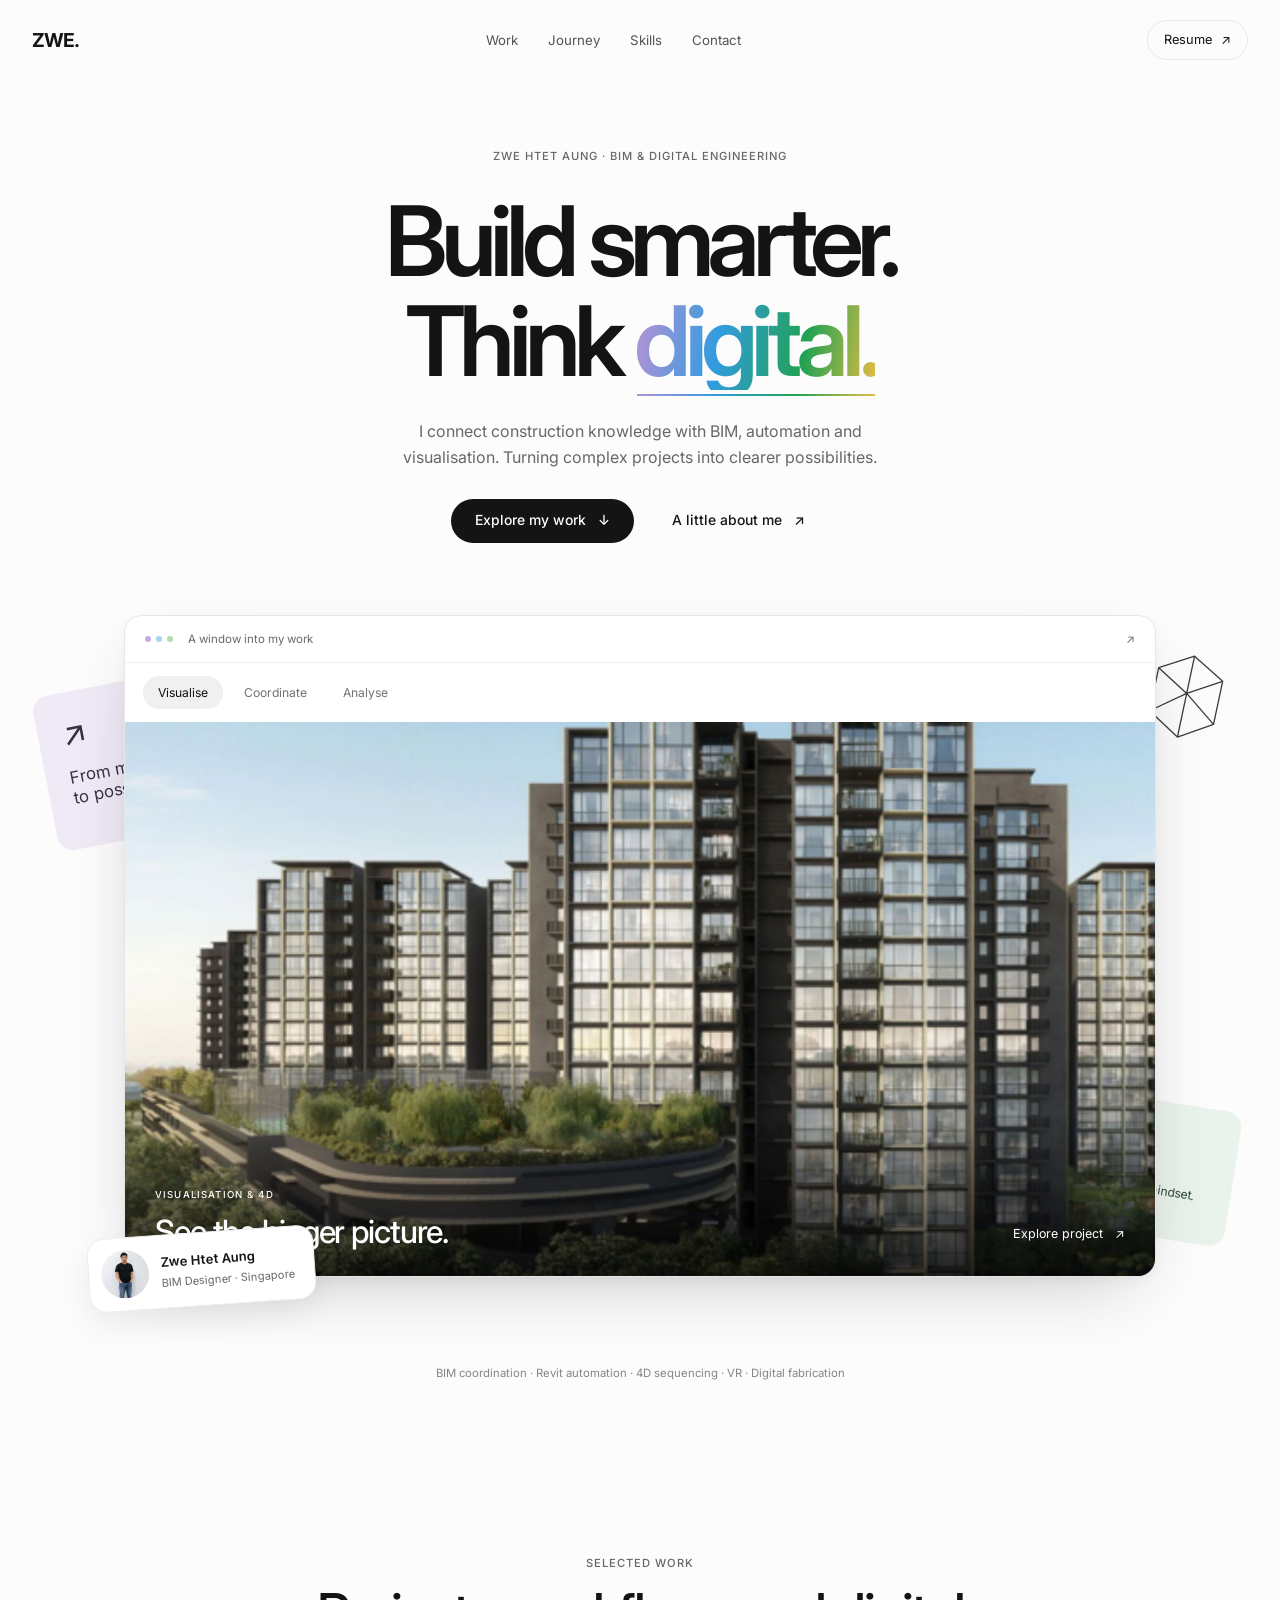
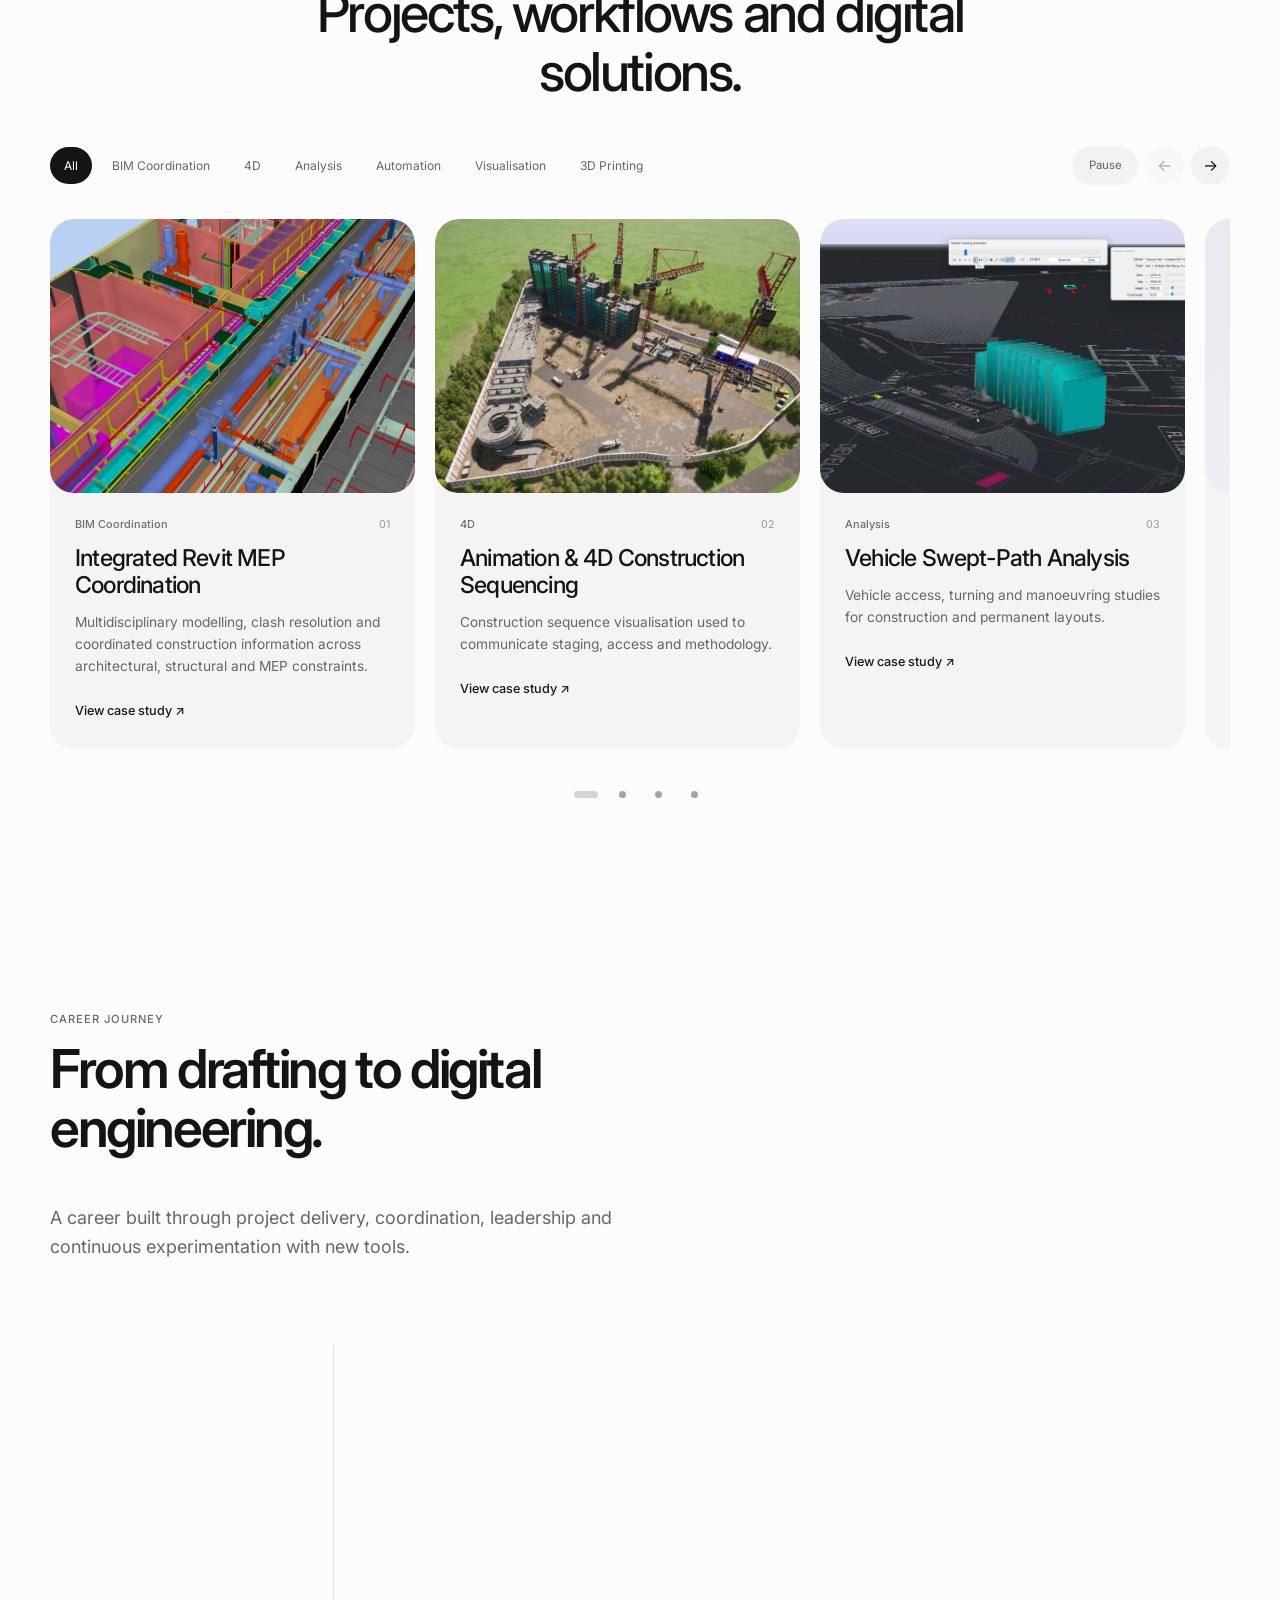
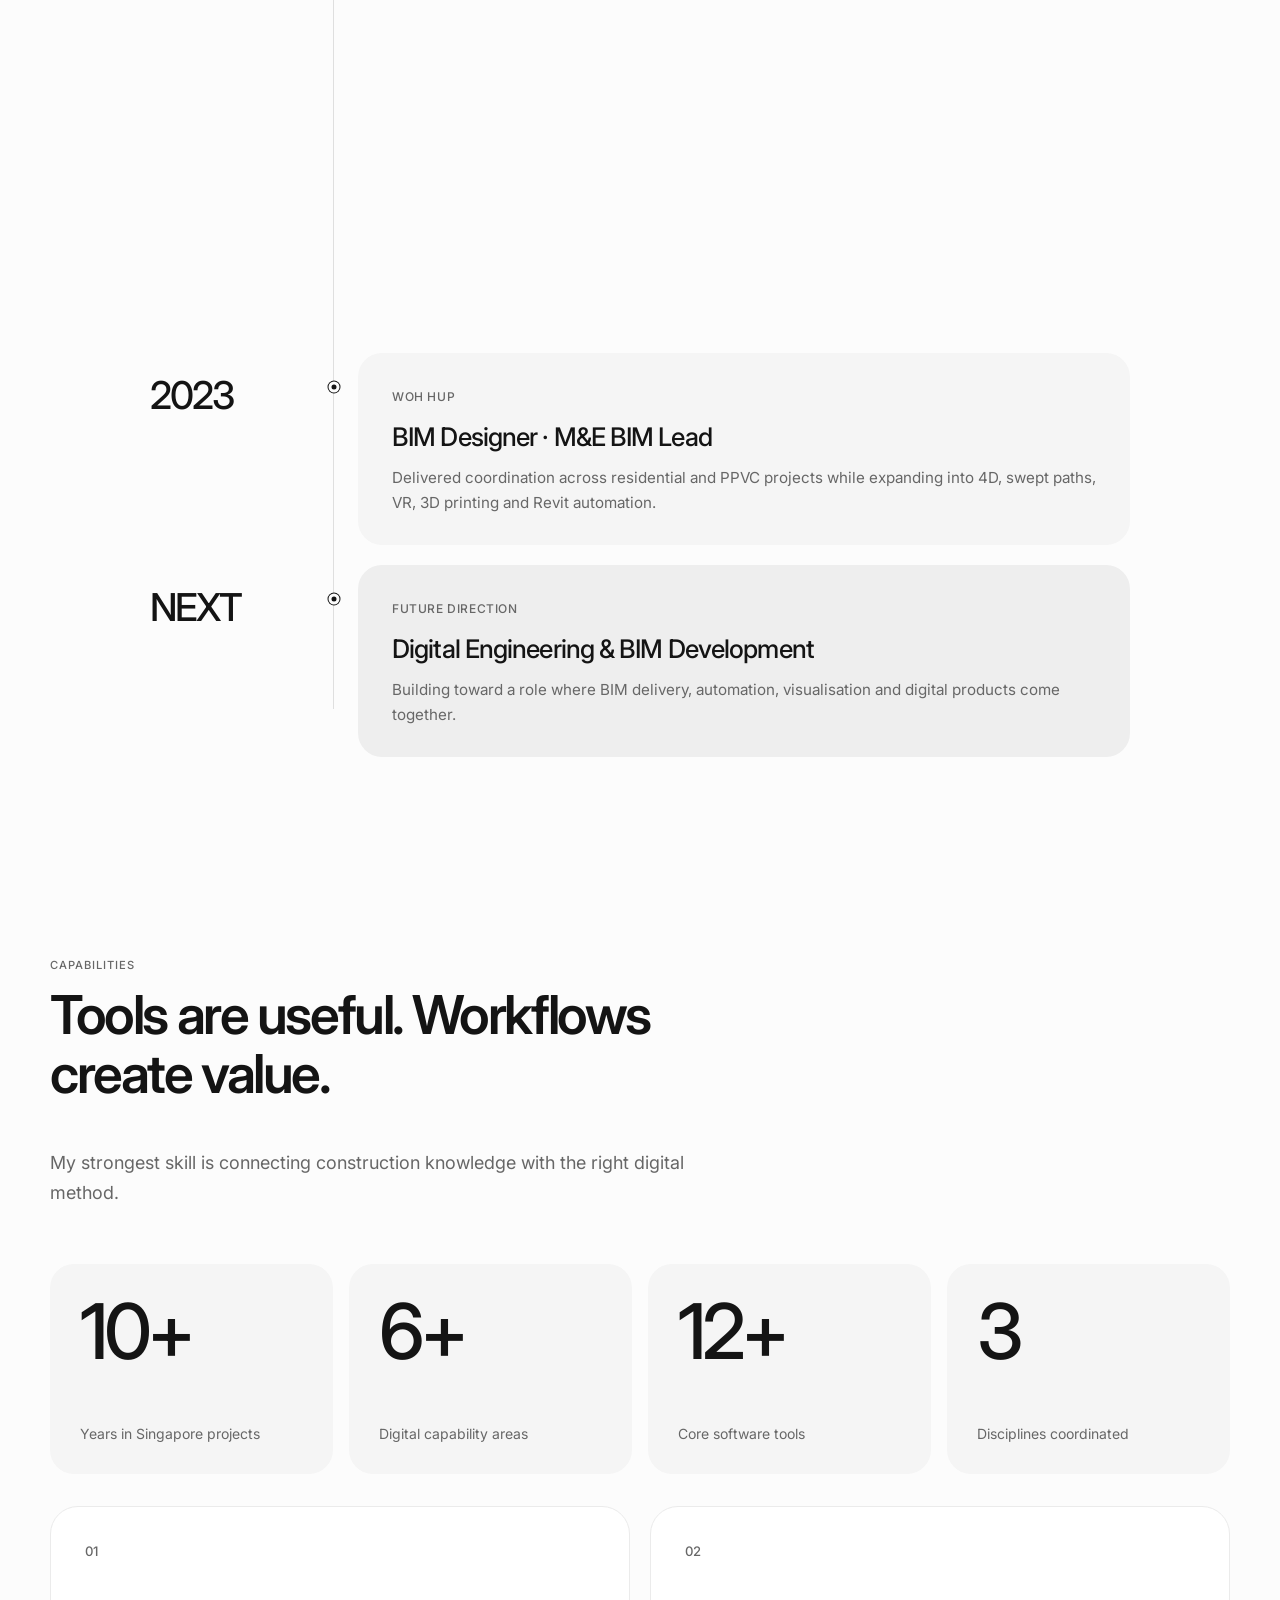
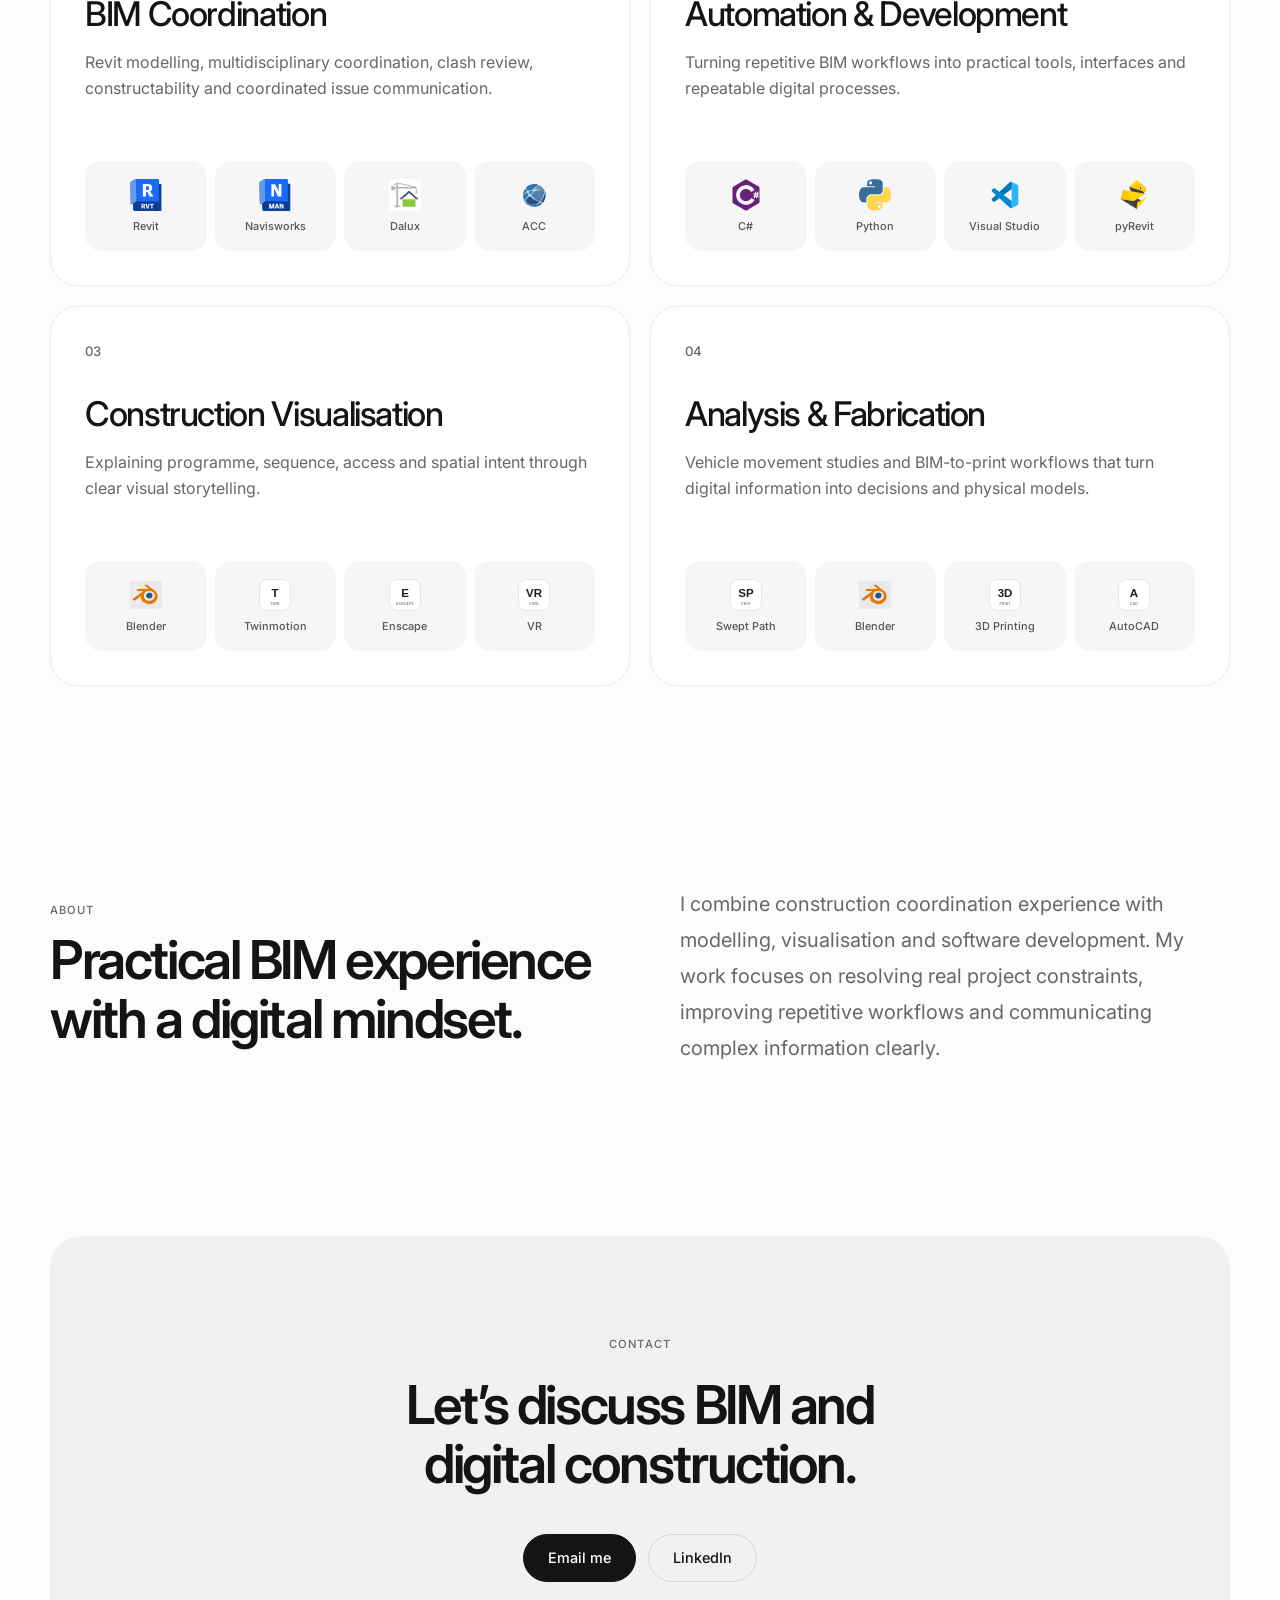
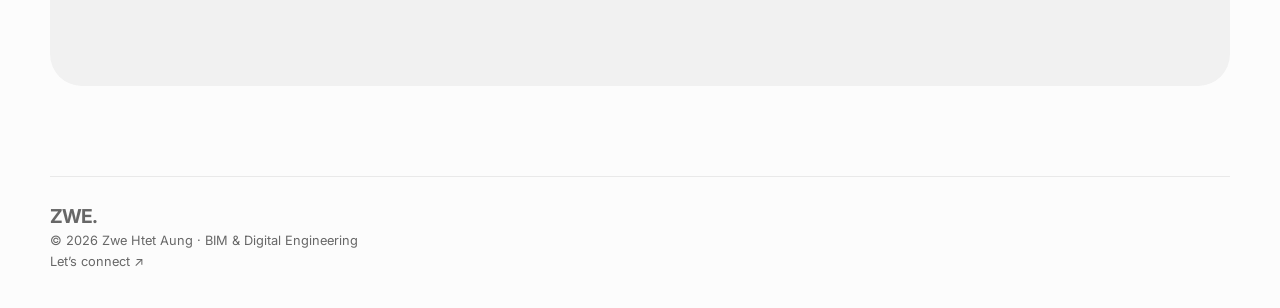
<file: index.html>
<!DOCTYPE html>
<html lang="en">
<head>
  <meta charset="UTF-8">
  <meta name="viewport" content="width=device-width, initial-scale=1.0">
  <meta name="description" content="Zwe Htet Aung — BIM and digital construction portfolio.">
  <title>Zwe Htet Aung | BIM & Digital Engineering</title>
  <link rel="preconnect" href="https://fonts.googleapis.com">
  <link rel="preconnect" href="https://fonts.gstatic.com" crossorigin>
  <link href="https://fonts.googleapis.com/css2?family=Inter:wght@400;500;600;700&display=swap" rel="stylesheet">
  <link rel="stylesheet" href="styles.css">
  <link rel="stylesheet" href="motion.css?v=8.1">
  <link rel="stylesheet" href="overview.css?v=9">
  <link rel="stylesheet" href="overview-sections.css?v=9">
  <link rel="icon" href="favicon.svg" type="image/svg+xml">
  <meta name="theme-color" content="#fcfcfc">
  <meta property="og:title" content="Zwe Htet Aung | BIM & Digital Engineering">
  <meta property="og:description" content="BIM coordination, Revit automation and digital construction. Explore my selected work and career journey.">
  <meta property="og:type" content="website">
  <script src="projects.js" defer></script>
  <script src="home.js?v=8.1" defer></script>
  <script src="showcase.js?v=9" defer></script>
  <script src="animations.js?v=9" defer></script>
</head>
<body class="page-enter">
  <a class="skip-link" href="#main-content">Skip to content</a>
  <header class="site-header">
    <a class="logo" href="index.html">ZWE.</a>
    <nav aria-label="Main navigation">
      <a href="#work">Work</a>
      <a href="#journey">Journey</a>
      <a href="#skills">Skills</a>
      <a href="#contact">Contact</a>
    </nav>
    <a class="header-cta" href="assets/documents/Zwe-Htet-Aung-CV.pdf">Resume <span aria-hidden="true">↗</span></a>
  </header>

  <main id="main-content">
    <section class="hero hero-intro" id="home">
      <div class="hero-content">
        <p class="eyebrow">ZWE HTET AUNG · BIM & DIGITAL ENGINEERING</p>
        <h1>Build smarter.<br>Think <span class="gradient-word">digital.</span></h1>
        <p class="hero-copy">
          I connect construction knowledge with BIM, automation and visualisation.
          Turning complex projects into clearer possibilities.
        </p>
        <div class="hero-actions">
          <a class="button primary" href="#work">Explore my work <span aria-hidden="true">↓</span></a>
          <a class="button text-button" href="#about">A little about me <span aria-hidden="true">↗</span></a>
        </div>
      </div>

      <div class="hero-showcase">
        <div class="showcase-note note-left" aria-hidden="true"><span class="note-mark">↗</span>From model<br>to possibility.</div>
        <svg class="showcase-cube" viewBox="0 0 120 140" fill="none" aria-hidden="true"><path d="M60 8 109 36v66L60 132 11 102V36L60 8Z M11 36l49 29 49-29M60 65v67M60 8v57M11 102l49-37 49 37" stroke="currentColor" stroke-width="2" stroke-linejoin="round"/></svg>
        <div class="showcase-frame">
          <div class="showcase-topbar">
            <span class="showcase-window-dots" aria-hidden="true"><i></i><i></i><i></i></span>
            <span>A window into my work</span>
            <span class="showcase-frame-mark" aria-hidden="true">↗</span>
          </div>
          <div class="showcase-tabs" role="tablist" aria-label="Explore my workflows">
            <button id="tab-visualise" role="tab" aria-selected="true" aria-controls="panel-visualise" data-scene="visualise">Visualise</button>
            <button id="tab-coordinate" role="tab" aria-selected="false" aria-controls="panel-coordinate" data-scene="coordinate" tabindex="-1">Coordinate</button>
            <button id="tab-analyse" role="tab" aria-selected="false" aria-controls="panel-analyse" data-scene="analyse" tabindex="-1">Analyse</button>
          </div>
          <div class="showcase-panel" id="panel-visualise" role="tabpanel" aria-labelledby="tab-visualise" tabindex="0">
            <img src="assets/images/4d-cover.jpg" alt="Architectural visualisation of a residential development" width="592" height="444" fetchpriority="high" decoding="async">
            <div class="showcase-caption"><div><span>VISUALISATION & 4D</span><h2>See the bigger picture.</h2></div><a href="project.html?id=4d-sequencing" aria-label="Explore 4D construction sequencing">Explore project <span aria-hidden="true">↗</span></a></div>
          </div>
          <div class="showcase-panel" id="panel-coordinate" role="tabpanel" aria-labelledby="tab-coordinate" tabindex="0" hidden>
            <img src="assets/images/mep-cover.png" alt="Coordinated building services in a Revit MEP model" loading="lazy" decoding="async">
            <div class="showcase-caption"><div><span>BIM COORDINATION</span><h2>Bring every discipline together.</h2></div><a href="project.html?id=mep-coordination" aria-label="Explore MEP coordination">Explore project <span aria-hidden="true">↗</span></a></div>
          </div>
          <div class="showcase-panel" id="panel-analyse" role="tabpanel" aria-labelledby="tab-analyse" tabindex="0" hidden>
            <img src="assets/images/swept-cover.png" alt="Vehicle swept-path analysis of constrained construction access" loading="lazy" decoding="async">
            <div class="showcase-caption"><div><span>VEHICLE ANALYSIS</span><h2>Make space for better decisions.</h2></div><a href="project.html?id=vehicle-swept-path" aria-label="Explore vehicle swept-path analysis">Explore project <span aria-hidden="true">↗</span></a></div>
          </div>
        </div>
        <div class="showcase-person"><img src="assets/images/profile-photo-2.png" alt="Zwe Htet Aung" width="56" height="56" loading="lazy"><div><strong>Zwe Htet Aung</strong><span>BIM Designer · Singapore</span></div></div>
        <div class="showcase-note note-right" aria-hidden="true"><span class="code-mark">{ }</span><span>Construction mindset.<br>Digital toolkit.</span></div>
      </div>
      <p class="hero-footnote">BIM coordination · Revit automation · 4D sequencing · VR · Digital fabrication</p>
    </section>

    <section class="section" id="work">
      <div class="section-heading">
        <p class="eyebrow">SELECTED WORK</p>
        <h2>Projects, workflows and digital solutions.</h2>
      </div>
      <div class="project-toolbar">
        <div class="filter-bar" id="filters"></div>
        <div class="slider-controls" aria-label="Project carousel controls">
          <button id="carousel-toggle" type="button" aria-label="Pause automatic project scrolling" aria-pressed="false" aria-controls="project-grid" hidden>Pause</button>
          <button id="slide-left" aria-label="Scroll projects left">←</button>
          <button id="slide-right" aria-label="Scroll projects right">→</button>
        </div>
      </div>
      <div class="project-rail" id="project-grid" tabindex="0" aria-label="Project carousel"></div>
      <noscript><p class="no-script">Enable JavaScript to browse the project case studies. You can still explore my career, skills and contact information below.</p></noscript>
      <div class="carousel-indicators" id="carousel-indicators" aria-label="Choose a project"></div>
    </section>



    <section class="section journey-section" id="journey">
      <div class="section-heading timeline-heading">
        <p class="eyebrow">CAREER JOURNEY</p>
        <h2>From drafting to digital engineering.</h2>
        <p class="section-intro">A career built through project delivery, coordination, leadership and continuous experimentation with new tools.</p>
      </div>

      <div class="career-timeline" aria-label="Career timeline">
        <article class="timeline-item reveal timeline-left">
          <div class="timeline-year">2014</div>
          <div class="timeline-marker" aria-hidden="true"></div>
          <div class="timeline-card">
            <span class="timeline-company">Cleantec Engineering</span>
            <h3>Drafter</h3>
            <p>Started my Singapore career producing cleanroom layouts, fabrication drawings and technical coordination information.</p>
          </div>
        </article>

        <article class="timeline-item reveal timeline-right">
          <div class="timeline-year">2018</div>
          <div class="timeline-marker" aria-hidden="true"></div>
          <div class="timeline-card">
            <span class="timeline-company">Wesmech · Wah Loon</span>
            <h3>Electrical Project Engineer</h3>
            <p>Combined site delivery, electrical and ELV coordination with my first practical Revit and BIM responsibilities.</p>
          </div>
        </article>

        <article class="timeline-item reveal timeline-left">
          <div class="timeline-year">2020</div>
          <div class="timeline-marker" aria-hidden="true"></div>
          <div class="timeline-card">
            <span class="timeline-company">Puretec Engineering</span>
            <h3>BIM Coordinator</h3>
            <p>Represented the company in multidisciplinary coordination, managed live model updates and supported junior modellers.</p>
          </div>
        </article>

        <article class="timeline-item reveal timeline-right">
          <div class="timeline-year">2023</div>
          <div class="timeline-marker" aria-hidden="true"></div>
          <div class="timeline-card">
            <span class="timeline-company">Woh Hup</span>
            <h3>BIM Designer · M&amp;E BIM Lead</h3>
            <p>Delivered coordination across residential and PPVC projects while expanding into 4D, swept paths, VR, 3D printing and Revit automation.</p>
          </div>
        </article>

        <article class="timeline-item reveal timeline-left timeline-future">
          <div class="timeline-year">NEXT</div>
          <div class="timeline-marker" aria-hidden="true"></div>
          <div class="timeline-card">
            <span class="timeline-company">Future Direction</span>
            <h3>Digital Engineering &amp; BIM Development</h3>
            <p>Building toward a role where BIM delivery, automation, visualisation and digital products come together.</p>
          </div>
        </article>
      </div>
    </section>

    <section class="section skills-section" id="skills">
      <div class="section-heading">
        <p class="eyebrow">CAPABILITIES</p>
        <h2>Tools are useful. Workflows create value.</h2>
        <p class="section-intro">My strongest skill is connecting construction knowledge with the right digital method.</p>
      </div>

      <div class="stats-grid reveal-stagger">
        <article class="stat-card"><strong class="counter" data-target="10" data-suffix="+">10+</strong><span>Years in Singapore projects</span></article>
        <article class="stat-card"><strong class="counter" data-target="6" data-suffix="+">6+</strong><span>Digital capability areas</span></article>
        <article class="stat-card"><strong class="counter" data-target="12" data-suffix="+">12+</strong><span>Core software tools</span></article>
        <article class="stat-card"><strong class="counter" data-target="3" data-suffix="">3</strong><span>Disciplines coordinated</span></article>
      </div>

      <div class="skills-grid">
        <article class="skill-card reveal">
          <span class="skill-index">01</span>
          <h3>BIM Coordination</h3>
          <p>Revit modelling, multidisciplinary coordination, clash review, constructability and coordinated issue communication.</p>
          <div class="software-grid" aria-label="BIM coordination software">
            <div class="software-item"><img src="assets/images/software/revit.svg" alt="Revit logo"><span>Revit</span></div>
            <div class="software-item"><img src="assets/images/software/navisworks.svg" alt="Navisworks logo"><span>Navisworks</span></div>
            <div class="software-item"><img src="assets/images/software/dalux.svg" alt="Dalux logo"><span>Dalux</span></div>
            <div class="software-item"><img src="assets/images/software/acc.svg" alt="Autodesk Construction Cloud logo"><span>ACC</span></div>
          </div>
        </article>
        <article class="skill-card reveal">
          <span class="skill-index">02</span>
          <h3>Automation &amp; Development</h3>
          <p>Turning repetitive BIM workflows into practical tools, interfaces and repeatable digital processes.</p>
          <div class="software-grid" aria-label="Automation and development software">
            <div class="software-item"><img src="assets/images/software/csharp.svg" alt="C sharp logo"><span>C#</span></div>
            <div class="software-item"><img src="assets/images/software/python.svg" alt="Python logo"><span>Python</span></div>
            <div class="software-item"><img src="assets/images/software/visual-studio.svg" alt="Visual Studio logo"><span>Visual Studio</span></div>
            <div class="software-item"><img src="assets/images/software/pyrevit.svg" alt="pyRevit logo"><span>pyRevit</span></div>
          </div>
        </article>
        <article class="skill-card reveal">
          <span class="skill-index">03</span>
          <h3>Construction Visualisation</h3>
          <p>Explaining programme, sequence, access and spatial intent through clear visual storytelling.</p>
          <div class="software-grid" aria-label="Construction visualisation software">
            <div class="software-item"><img src="assets/images/software/blender.svg" alt="Blender logo"><span>Blender</span></div>
            <div class="software-item"><img src="assets/images/software/twinmotion.svg" alt="Twinmotion logo"><span>Twinmotion</span></div>
            <div class="software-item"><img src="assets/images/software/enscape.svg" alt="Enscape logo"><span>Enscape</span></div>
            <div class="software-item"><img src="assets/images/software/vr.svg" alt="VR icon"><span>VR</span></div>
          </div>
        </article>
        <article class="skill-card reveal">
          <span class="skill-index">04</span>
          <h3>Analysis &amp; Fabrication</h3>
          <p>Vehicle movement studies and BIM-to-print workflows that turn digital information into decisions and physical models.</p>
          <div class="software-grid" aria-label="Analysis and fabrication software">
            <div class="software-item"><img src="assets/images/software/swept-path.svg" alt="Swept path analysis icon"><span>Swept Path</span></div>
            <div class="software-item"><img src="assets/images/software/blender.svg" alt="Blender logo"><span>Blender</span></div>
            <div class="software-item"><img src="assets/images/software/3d-printing.svg" alt="3D printing icon"><span>3D Printing</span></div>
            <div class="software-item"><img src="assets/images/software/autocad.svg" alt="AutoCAD logo"><span>AutoCAD</span></div>
          </div>
        </article>
      </div>
    </section>

    <section class="section about" id="about">
      <div>
        <p class="eyebrow">ABOUT</p>
        <h2>Practical BIM experience with a digital mindset.</h2>
      </div>
      <p>
        I combine construction coordination experience with modelling, visualisation
        and software development. My work focuses on resolving real project constraints,
        improving repetitive workflows and communicating complex information clearly.
      </p>
    </section>

    <section class="section contact" id="contact">
      <p class="eyebrow">CONTACT</p>
      <h2>Let’s discuss BIM and digital construction.</h2>
      <a class="button primary" href="mailto:zwehtetaung1992@gmail.com">Email me</a>
      <a class="button secondary"
   href="https://www.linkedin.com/in/zwe-htet-aung/"
   target="_blank"
   rel="noopener">
  LinkedIn
</a>
    </section>
  </main>

  <footer>
    <a class="logo" href="#home">ZWE.</a>
    <p>© <span id="year"></span> Zwe Htet Aung · BIM & Digital Engineering</p>
    <a href="mailto:zwehtetaung1992@gmail.com">Let’s connect <span aria-hidden="true">↗</span></a>
  </footer>
</body>
</html>
</file>
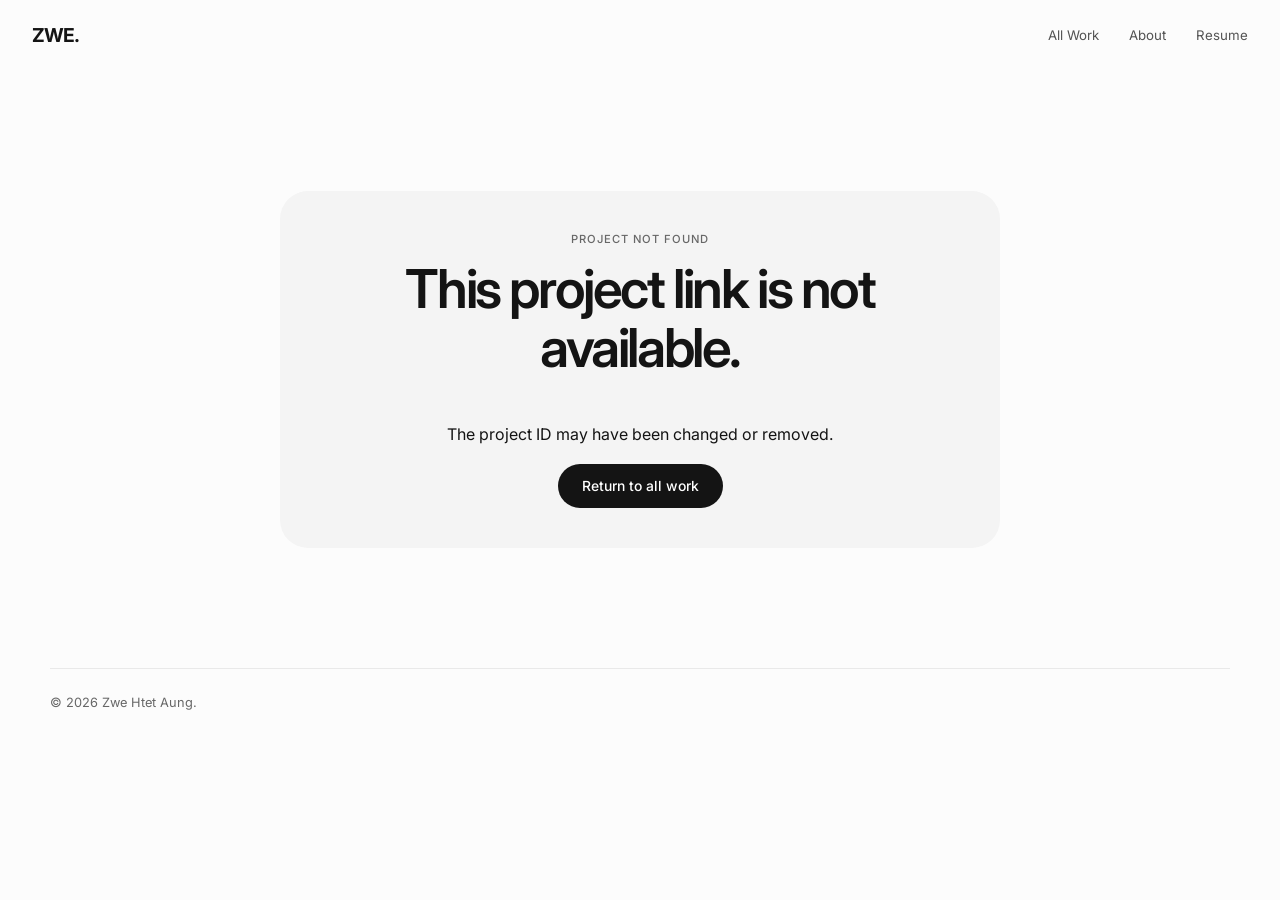
<file: project.html>
<!DOCTYPE html>
<html lang="en">
<head>
  <meta charset="UTF-8">
  <meta name="viewport" content="width=device-width, initial-scale=1.0">
  <meta name="description" content="Project case study by Zwe Htet Aung.">
  <title>Project | Zwe Htet Aung</title>
  <link rel="preconnect" href="https://fonts.googleapis.com">
  <link rel="preconnect" href="https://fonts.gstatic.com" crossorigin>
  <link href="https://fonts.googleapis.com/css2?family=Inter:wght@400;500;600;700&display=swap" rel="stylesheet">
  <link rel="stylesheet" href="styles.css">
  <link rel="stylesheet" href="motion.css?v=8.1">
  <link rel="stylesheet" href="overview.css?v=9">
  <link rel="stylesheet" href="overview-sections.css?v=9">
  <link rel="icon" href="favicon.svg" type="image/svg+xml">
  <meta name="theme-color" content="#fcfcfc">
  <script src="projects.js" defer></script>
  <script src="project.js" defer></script>
  <script src="animations.js?v=9" defer></script>
</head>
<body class="page-enter">
  <a class="skip-link" href="#project-page">Skip to content</a>
  <header class="site-header">
    <a class="logo" href="index.html">ZWE.</a>
    <nav aria-label="Project navigation">
      <a href="index.html#work">All Work</a>
      <a href="index.html#about">About</a>
      <a href="assets/documents/Zwe-Htet-Aung-CV.pdf">Resume</a>
    </nav>
  </header>

  <main id="project-page">
    <section class="project-loading">
      <p>Loading project…</p>
      <noscript><p class="no-script">Please enable JavaScript to read this case study, or <a href="index.html">return to the portfolio</a>.</p></noscript>
    </section>
  </main>

  <dialog id="lightbox">
    <button class="lightbox-close" aria-label="Close image">×</button>
    <button class="lightbox-arrow previous" aria-label="Previous image">‹</button>
    <img id="lightbox-image" alt="">
    <button class="lightbox-arrow next" aria-label="Next image">›</button>
    <p id="lightbox-caption"></p>
  </dialog>

  <footer>
    <p>© <span id="year"></span> Zwe Htet Aung.</p>
  </footer>
</body>
</html>
</file>
<file: styles.css>
:root {
  --background: #050505;
  --surface: #101012;
  --surface-soft: #171719;
  --text: #f5f5f7;
  --muted: #a1a1a6;
  --line: rgba(255,255,255,.12);
  --accent: #2997ff;
  --max-width: 1180px;
  --radius: 28px;
}

* { box-sizing: border-box; }

html {
  scroll-behavior: smooth;
  color-scheme: dark;
}

body {
  margin: 0;
  background:
    radial-gradient(circle at 50% -10%, rgba(41,151,255,.16), transparent 34rem),
    var(--background);
  color: var(--text);
  font-family: Inter, -apple-system, BlinkMacSystemFont, "Segoe UI", sans-serif;
  line-height: 1.6;
}

a { color: inherit; text-decoration: none; }
img, video { display: block; width: 100%; }
button { font: inherit; }
strong { color: var(--text); }

.site-header {
  position: sticky;
  top: 0;
  z-index: 20;
  display: flex;
  justify-content: space-between;
  align-items: center;
  width: min(calc(100% - 40px), var(--max-width));
  margin: 18px auto 0;
  padding: 12px 18px;
  border: 1px solid var(--line);
  border-radius: 999px;
  background: rgba(12,12,14,.74);
  backdrop-filter: blur(18px);
}

.logo { font-weight: 700; letter-spacing: .08em; }
nav { display: flex; gap: 24px; }
nav a { color: var(--muted); font-size: .92rem; }
nav a:hover { color: var(--text); }

main, footer {
  width: min(calc(100% - 40px), var(--max-width));
  margin-inline: auto;
}

.hero {
  min-height: 88vh;
  display: grid;
  align-content: center;
  max-width: 1080px;
  padding: 80px 0;
}

.eyebrow {
  color: var(--accent);
  font-size: .78rem;
  font-weight: 700;
  letter-spacing: .16em;
}

h1, h2, h3, p { margin-top: 0; }

h1 {
  max-width: 1080px;
  margin-bottom: 28px;
  font-size: clamp(3rem, 8vw, 7.3rem);
  line-height: .94;
  letter-spacing: -.065em;
}

h2 {
  font-size: clamp(2.2rem, 5vw, 4.7rem);
  line-height: 1;
  letter-spacing: -.05em;
}

h3 {
  font-size: clamp(1.4rem, 2.5vw, 2rem);
  line-height: 1.15;
  letter-spacing: -.03em;
}

.hero-copy {
  max-width: 760px;
  color: var(--muted);
  font-size: clamp(1.05rem, 2vw, 1.35rem);
}

.hero-actions {
  display: flex;
  flex-wrap: wrap;
  gap: 12px;
  margin-top: 22px;
}

.button {
  display: inline-flex;
  justify-content: center;
  align-items: center;
  min-height: 48px;
  padding: 0 22px;
  border: 1px solid var(--line);
  border-radius: 999px;
  transition: transform .2s ease, background .2s ease;
}

.button:hover { transform: translateY(-2px); }
.primary { background: var(--accent); color: white; border-color: transparent; }
.secondary { background: rgba(255,255,255,.06); }

.section {
  padding: 110px 0;
  border-top: 1px solid var(--line);
}

.section-heading {
  max-width: 780px;
  margin-bottom: 40px;
}

.filter-bar {
  display: flex;
  flex-wrap: wrap;
  gap: 10px;
  margin-bottom: 28px;
}

.filter-button {
  padding: 9px 15px;
  color: var(--muted);
  border: 1px solid var(--line);
  border-radius: 999px;
  background: transparent;
  cursor: pointer;
}

.filter-button.active {
  color: white;
  background: var(--surface-soft);
}

.project-grid {
  display: grid;
  grid-template-columns: repeat(12, 1fr);
  gap: 20px;
}

.project-card {
  grid-column: span 6;
  overflow: hidden;
  border: 1px solid var(--line);
  border-radius: var(--radius);
  background: var(--surface);
  transition: transform .25s ease, border-color .25s ease;
}

.project-card:hover {
  transform: translateY(-6px);
  border-color: rgba(255,255,255,.3);
}

.project-card:nth-child(3n + 1) { grid-column: span 7; }
.project-card:nth-child(3n + 2) { grid-column: span 5; }

.card-image {
  aspect-ratio: 16 / 10;
  object-fit: cover;
  background: linear-gradient(135deg, #1f2835, #090a0c);
}

.card-content { padding: 24px; }
.card-meta { color: var(--accent); font-size: .78rem; font-weight: 600; }
.card-content h3 { margin: 6px 0 8px; }
.card-content p { color: var(--muted); margin-bottom: 0; }

.about {
  display: grid;
  grid-template-columns: 1fr 1fr;
  gap: 70px;
}

.about > p { color: var(--muted); font-size: 1.25rem; }
.contact { text-align: center; }
.contact h2 { max-width: 820px; margin-inline: auto; }
footer { padding: 32px 0 50px; color: var(--muted); font-size: .9rem; }

/* Project detail page */

.project-hero {
  min-height: 78vh;
  display: grid;
  align-content: end;
  padding: 90px 0 55px;
}

.project-hero h1 {
  max-width: 1000px;
  margin-bottom: 18px;
}

.project-subtitle {
  max-width: 760px;
  color: var(--muted);
  font-size: clamp(1.05rem, 2vw, 1.35rem);
}

.project-cover {
  width: 100%;
  max-height: 760px;
  object-fit: cover;
  border-radius: var(--radius);
  background: var(--surface);
}

.project-meta-grid {
  display: grid;
  grid-template-columns: repeat(4, 1fr);
  gap: 16px;
  padding: 32px 0 90px;
}

.meta-card {
  padding: 22px;
  border: 1px solid var(--line);
  border-radius: 20px;
  background: var(--surface);
}

.meta-label {
  display: block;
  margin-bottom: 7px;
  color: var(--muted);
  font-size: .78rem;
  text-transform: uppercase;
  letter-spacing: .1em;
}

.case-section {
  padding: 95px 0;
  border-top: 1px solid var(--line);
}

.two-column {
  display: grid;
  grid-template-columns: .8fr 1.2fr;
  gap: 80px;
}

.two-column .content {
  color: var(--muted);
  font-size: 1.15rem;
}

.contribution-list {
  display: grid;
  gap: 12px;
  padding: 0;
  list-style: none;
}

.contribution-list li {
  padding: 17px 18px;
  border: 1px solid var(--line);
  border-radius: 16px;
  background: var(--surface);
}

.story-grid {
  display: grid;
  grid-template-columns: repeat(3, 1fr);
  gap: 18px;
}

.story-card {
  padding: 25px;
  border: 1px solid var(--line);
  border-radius: 22px;
  background: var(--surface);
}

.story-card p { color: var(--muted); margin-bottom: 0; }

.gallery-grid {
  display: grid;
  grid-template-columns: repeat(3, minmax(0, 1fr));
  gap: 20px;
}

.gallery-item {
  position: relative;
  overflow: hidden;
  min-width: 0;
  padding: 0;
  border: 1px solid var(--line);
  border-radius: 22px;
  background: var(--surface);
  cursor: zoom-in;
  aspect-ratio: 4 / 3;
  text-align: left;
  box-shadow: 0 10px 28px rgba(0, 0, 0, .08);
}

.gallery-item::after {
  content: "";
  position: absolute;
  inset: 35% 0 0;
  background: linear-gradient(to bottom, transparent, rgba(0, 0, 0, .82));
  pointer-events: none;
}

.gallery-item img {
  width: 100%;
  height: 100%;
  object-fit: cover;
  transition: transform .45s ease, filter .45s ease;
}

.gallery-item:hover img {
  transform: scale(1.045);
  filter: saturate(1.05);
}

.gallery-caption {
  position: absolute;
  z-index: 2;
  left: 18px;
  right: 18px;
  bottom: 17px;
  color: #fff;
  font-size: 1rem;
  font-weight: 650;
  line-height: 1.3;
  text-align: left;
  text-shadow: 0 2px 14px rgba(0, 0, 0, .42);
}

.gallery-highlight {
  display: block;
  width: fit-content;
  margin-bottom: 7px;
  padding: 5px 9px;
  border-radius: 999px;
  background: rgba(255, 255, 255, .92);
  color: #111;
  font-size: .68rem;
  font-weight: 750;
  letter-spacing: .08em;
  text-transform: uppercase;
  text-shadow: none;
}

.video-grid {
  display: grid;
  grid-template-columns: repeat(2, 1fr);
  gap: 22px;
}

.video-card {
  overflow: hidden;
  border: 1px solid var(--line);
  border-radius: 22px;
  background: var(--surface);
}

.video-card video {
  aspect-ratio: 16 / 9;
  background: black;
}

.video-info { padding: 18px; }
.video-info p { color: var(--muted); margin-bottom: 0; }

.next-project {
  display: block;
  padding: 38px;
  border: 1px solid var(--line);
  border-radius: var(--radius);
  background: var(--surface);
  transition: transform .2s ease;
}

.next-project:hover { transform: translateY(-4px); }
.next-project p { color: var(--muted); margin-bottom: 8px; }

.project-loading {
  min-height: 75vh;
  display: grid;
  place-items: center;
  color: var(--muted);
}

#lightbox {
  width: min(calc(100% - 30px), 1200px);
  max-height: 94vh;
  padding: 0;
  color: var(--text);
  border: 1px solid var(--line);
  border-radius: 24px;
  background: #08080a;
}

#lightbox::backdrop {
  background: rgba(0,0,0,.9);
  backdrop-filter: blur(8px);
}

#lightbox-image {
  max-height: 82vh;
  object-fit: contain;
}

.lightbox-close,
.lightbox-arrow {
  position: absolute;
  z-index: 3;
  color: white;
  border: 1px solid var(--line);
  background: rgba(15,15,17,.8);
  cursor: pointer;
}

.lightbox-close {
  top: 14px;
  right: 14px;
  width: 43px;
  height: 43px;
  border-radius: 50%;
}

.lightbox-arrow {
  top: 50%;
  width: 46px;
  height: 60px;
  transform: translateY(-50%);
  border-radius: 15px;
  font-size: 2rem;
}

.lightbox-arrow.previous { left: 14px; }
.lightbox-arrow.next { right: 14px; }

#lightbox-caption {
  padding: 14px 20px;
  color: var(--muted);
  text-align: center;
  margin-bottom: 0;
}

.error-panel {
  margin: 120px auto;
  max-width: 720px;
  padding: 40px;
  text-align: center;
  border: 1px solid var(--line);
  border-radius: var(--radius);
  background: var(--surface);
}

@media (max-width: 800px) {
  nav { gap: 14px; }
  nav a:nth-child(2) { display: none; }

  .project-card,
  .project-card:nth-child(3n + 1),
  .project-card:nth-child(3n + 2),
  .gallery-item,
  .gallery-item:nth-child(3n + 1),
  .gallery-item:nth-child(3n + 2) {
    grid-column: 1 / -1;
  }

  .about,
  .two-column,
  .video-grid {
    grid-template-columns: 1fr;
    gap: 25px;
  }

  .gallery-grid {
    grid-template-columns: repeat(2, minmax(0, 1fr));
  }

  .project-meta-grid {
    grid-template-columns: repeat(2, 1fr);
  }

  .story-grid {
    grid-template-columns: 1fr;
  }

  .section,
  .case-section {
    padding: 75px 0;
  }
}

@media (max-width: 520px) {
  main, footer {
    width: min(calc(100% - 24px), var(--max-width));
  }

  .site-header {
    width: calc(100% - 24px);
  }

  nav a:nth-child(3) { display: none; }

  h1 { font-size: clamp(3rem, 15vw, 5rem); }

  .project-meta-grid {
    grid-template-columns: 1fr;
  }

  .gallery-grid {
    grid-template-columns: 1fr;
  }
}

@media (prefers-reduced-motion: reduce) {
  * {
    scroll-behavior: auto !important;
    transition: none !important;
  }
}


/* Version 3 — motion, depth and unfinished-media states */
body.page-enter {
  opacity: 0;
  transform: translateY(8px);
}

body.page-enter.page-ready {
  opacity: 1;
  transform: none;
  transition: opacity .55s ease, transform .55s cubic-bezier(.22,1,.36,1);
}

body.page-leave {
  opacity: 0;
  transform: translateY(-6px);
  transition: opacity .22s ease, transform .22s ease;
}

.reveal-ready {
  opacity: 0;
  transform: translateY(34px);
  transition:
    opacity .75s ease,
    transform .85s cubic-bezier(.22,1,.36,1);
}

.reveal-ready.is-visible {
  opacity: 1;
  transform: none;
}

.reveal-stagger > * {
  opacity: 0;
  transform: translateY(26px);
  transition:
    opacity .65s ease,
    transform .75s cubic-bezier(.22,1,.36,1);
}

.reveal-stagger.is-visible > * {
  opacity: 1;
  transform: none;
}

.reveal-stagger.is-visible > *:nth-child(2) { transition-delay: .07s; }
.reveal-stagger.is-visible > *:nth-child(3) { transition-delay: .14s; }
.reveal-stagger.is-visible > *:nth-child(4) { transition-delay: .21s; }
.reveal-stagger.is-visible > *:nth-child(5) { transition-delay: .28s; }
.reveal-stagger.is-visible > *:nth-child(6) { transition-delay: .35s; }

.project-card.tilt-card {
  --rotate-x: 0deg;
  --rotate-y: 0deg;
  transform: perspective(1100px) rotateX(var(--rotate-x)) rotateY(var(--rotate-y));
  transform-style: preserve-3d;
  will-change: transform;
}

.project-card.tilt-card:hover {
  transform: perspective(1100px) translateY(-7px) rotateX(var(--rotate-x)) rotateY(var(--rotate-y));
}

.project-card .card-content {
  transform: translateZ(18px);
}

.card-media {
  position: relative;
  min-height: 220px;
  overflow: hidden;
  background:
    radial-gradient(circle at 25% 20%, rgba(41,151,255,.22), transparent 38%),
    linear-gradient(135deg, #1b1e24, #0b0b0d);
}

.card-media::after,
.gallery-item.missing-media::after,
.project-page-media-placeholder::after {
  content: attr(data-placeholder);
  position: absolute;
  inset: 0;
  display: grid;
  place-items: center;
  padding: 20px;
  color: var(--muted);
  font-size: .86rem;
  letter-spacing: .08em;
  text-transform: uppercase;
}

.card-media:not(.missing-media)::after { display: none; }
.card-media.missing-media::before {
  content: "ZWE.";
  position: absolute;
  left: 24px;
  bottom: 18px;
  color: rgba(255,255,255,.18);
  font-size: 2rem;
  font-weight: 700;
  letter-spacing: .08em;
}

.gallery-item { position: relative; min-height: 240px; }
.gallery-item.missing-media::after { content: "Project media coming soon"; }
.gallery-item.missing-media .gallery-caption { position: absolute; bottom: 0; z-index: 2; }

.project-cover {
  min-height: 420px;
  background:
    radial-gradient(circle at 35% 30%, rgba(41,151,255,.2), transparent 35%),
    linear-gradient(135deg, #1b1e24, #09090b);
}

.site-header {
  transition: background .25s ease, border-color .25s ease, transform .25s ease;
}

.site-header:hover {
  background: rgba(18,18,21,.88);
  border-color: rgba(255,255,255,.2);
}

.button {
  position: relative;
  overflow: hidden;
}

.button::after {
  content: "";
  position: absolute;
  inset: 0;
  background: linear-gradient(105deg, transparent 20%, rgba(255,255,255,.18), transparent 80%);
  transform: translateX(-130%);
  transition: transform .65s ease;
}

.button:hover::after { transform: translateX(130%); }

@media (prefers-reduced-motion: reduce) {
  body.page-enter,
  body.page-enter.page-ready,
  body.page-leave,
  .reveal-ready,
  .reveal-stagger > * {
    opacity: 1 !important;
    transform: none !important;
    transition: none !important;
  }
}

/* ===== Version 4: white editorial theme and edge-to-edge project rail ===== */
:root {
  --background: #f5f5f7;
  --surface: #ffffff;
  --surface-soft: #ececf0;
  --text: #1d1d1f;
  --muted: #6e6e73;
  --line: rgba(0, 0, 0, .12);
  --accent: #0066cc;
  --shadow: 0 18px 55px rgba(0, 0, 0, .10);
  --max-width: 1280px;
}

html { color-scheme: light; }

body {
  background: var(--background);
  color: var(--text);
}

strong { color: var(--text); }

.site-header {
  width: min(calc(100% - 32px), 1440px);
  border-color: rgba(0,0,0,.08);
  background: rgba(255,255,255,.78);
  box-shadow: 0 8px 30px rgba(0,0,0,.05);
}

nav a { color: var(--muted); }
nav a:hover { color: var(--text); }

main, footer { width: min(calc(100% - 48px), var(--max-width)); }

.hero-split {
  max-width: none;
  grid-template-columns: minmax(0, 1.45fr) minmax(280px, .55fr);
  align-items: center;
  gap: clamp(40px, 7vw, 110px);
  min-height: 84vh;
}

.hero-content h1 {
  max-width: 920px;
  font-size: clamp(3.3rem, 7vw, 7.7rem);
}

.portrait-card {
  position: relative;
  min-height: 560px;
  overflow: hidden;
  border-radius: 34px;
  background: linear-gradient(145deg, #e1e1e6, #fafafa);
  box-shadow: var(--shadow);
}

.portrait-card img {
  width: 100%;
  height: 100%;
  min-height: 560px;
  object-fit: cover;
}

.portrait-card.missing-media::before {
  content: "YOUR PHOTO";
  position: absolute;
  inset: 0;
  display: grid;
  place-items: center;
  color: #98989d;
  font-size: .8rem;
  font-weight: 700;
  letter-spacing: .18em;
}

.portrait-label {
  position: absolute;
  left: 18px;
  right: 18px;
  bottom: 18px;
  display: grid;
  padding: 16px 18px;
  border: 1px solid rgba(255,255,255,.55);
  border-radius: 18px;
  color: #fff;
  background: rgba(25,25,27,.48);
  backdrop-filter: blur(18px);
}

.portrait-label span { color: rgba(255,255,255,.76); font-size: .88rem; }

.button.secondary { background: #fff; }

#work {
  width: 100vw;
  margin-left: calc(50% - 50vw);
  padding-inline: clamp(18px, 3vw, 48px);
  overflow: hidden;
}

#work .section-heading,
#work .project-toolbar {
  width: min(100%, 1440px);
  margin-inline: auto;
}

.project-toolbar {
  display: flex;
  justify-content: space-between;
  align-items: flex-end;
  gap: 20px;
  margin-bottom: 26px;
}

.filter-bar { margin-bottom: 0; }

.filter-button {
  color: var(--muted);
  border-color: var(--line);
  background: rgba(255,255,255,.7);
}

.filter-button.active {
  color: #fff;
  background: var(--text);
}

.slider-controls { display: flex; gap: 8px; }
.slider-controls button {
  width: 46px;
  height: 46px;
  border: 1px solid var(--line);
  border-radius: 50%;
  color: var(--text);
  background: #fff;
  cursor: pointer;
  transition: transform .2s ease, background .2s ease;
}
.slider-controls button:hover { transform: scale(1.06); background: #ececf0; }

.project-rail {
  display: grid;
  grid-auto-flow: column;
  grid-auto-columns: clamp(310px, 31vw, 520px);
  gap: clamp(14px, 1.6vw, 26px);
  overflow-x: auto;
  overscroll-behavior-inline: contain;
  scroll-snap-type: inline mandatory;
  scrollbar-width: none;
  cursor: default;
  padding: 8px max(0px, calc((100vw - 1440px) / 2)) 50px;
}

.project-rail::-webkit-scrollbar { display: none; }

.project-card,
.project-card:nth-child(3n + 1),
.project-card:nth-child(3n + 2) {
  grid-column: auto;
  scroll-snap-align: start;
  border: 0;
  border-radius: 28px;
  background: #fff;
  box-shadow: 0 12px 35px rgba(0,0,0,.07);
  transform: none;
}

.project-card:hover {
  transform: translateY(-8px);
  border-color: transparent;
  box-shadow: 0 24px 60px rgba(0,0,0,.14);
}

.card-media { overflow: hidden; background: #e8e8ed; }
.card-image {
  aspect-ratio: 4 / 3;
  background: #e8e8ed;
  transition: transform .65s cubic-bezier(.2,.7,.2,1);
}

.project-card:hover .card-image { transform: scale(1.06) translateX(1.5%); }

.card-content { padding: 26px 26px 30px; }
.card-topline { display: flex; justify-content: space-between; gap: 16px; }
.card-number { color: #a1a1a6; font-size: .78rem; }
.card-content h3 { font-size: clamp(1.7rem, 2.4vw, 2.55rem); }
.card-link { display: inline-block; margin-top: 18px; color: var(--accent); font-weight: 600; }

.meta-card,
.story-card,
.contribution-list li,
.video-card,
.next-project,
.error-panel { background: #fff; }

.project-cover { background: #e8e8ed; }

#lightbox { background: #fff; color: var(--text); }
#lightbox::backdrop { background: rgba(245,245,247,.92); }
.lightbox-close, .lightbox-arrow { color: var(--text); background: rgba(255,255,255,.88); }

@media (max-width: 900px) {
  .hero-split { grid-template-columns: 1fr; padding-top: 95px; }
  .portrait-card, .portrait-card img { min-height: 500px; }
}

@media (max-width: 620px) {
  main, footer { width: min(calc(100% - 28px), var(--max-width)); }
  .site-header { width: calc(100% - 20px); }
  .project-toolbar { align-items: flex-start; flex-direction: column; }
  .slider-controls { display: none; }
  .project-rail { grid-auto-columns: 86vw; padding-left: 0; padding-right: 0; }
  .portrait-card, .portrait-card img { min-height: 430px; }
}

/* ===== Version 4.1: infinite auto-moving project carousel ===== */
.project-rail {
  overscroll-behavior-inline: contain;
  scrollbar-width: none;
}

.project-rail .project-card,
.project-rail .card-image {
  -webkit-user-drag: none;
  user-select: none;
}



/* ===== Version 4.2: centered peek layout, clickable cards and timer bar ===== */
.project-rail {
  /* Three card-widths fit across the viewport: half previous + two full + half next. */
  grid-auto-columns: calc((100vw - clamp(42px, 5vw, 82px)) / 3);
  scroll-snap-type: none;
  padding-inline: 0;
  touch-action: pan-y;
}


.carousel-progress {
  width: min(100%, 1440px);
  height: 3px;
  margin: 4px auto 0;
  overflow: hidden;
  border-radius: 999px;
  background: rgba(0, 0, 0, .10);
}

.carousel-progress span {
  display: block;
  width: 100%;
  height: 100%;
  border-radius: inherit;
  background: var(--text);
  transform: scaleX(0);
  transform-origin: left center;
}

.carousel-progress span.running {
  animation: carouselTimer 2400ms linear infinite;
}

@keyframes carouselTimer {
  from { transform: scaleX(0); }
  to { transform: scaleX(1); }
}

@media (max-width: 900px) {
  .project-rail {
    grid-auto-columns: 74vw;
  }
}

@media (max-width: 620px) {
  .project-rail {
    grid-auto-columns: 86vw;
  }

  .carousel-progress {
    margin-top: 2px;
  }
}

@media (prefers-reduced-motion: reduce) {
  .carousel-progress span.running {
    animation: none;
    transform: scaleX(1);
  }
}

/* ===== Version 4.3: reliable links, smaller cards, clean category results ===== */
.project-rail {
  grid-auto-columns: clamp(280px, 27vw, 430px);
}

.project-card .card-image {
  aspect-ratio: 16 / 11;
}

.card-content {
  padding: 21px 22px 24px;
}

.card-content h3 {
  font-size: clamp(1.45rem, 2vw, 2.1rem);
}

.card-content p {
  font-size: .94rem;
}

.project-rail.single-project {
  display: flex;
  justify-content: center;
  overflow: visible;
  cursor: default;
  padding-bottom: 42px;
}

.project-rail.single-project .project-card {
  flex: 0 1 430px;
  width: min(100%, 430px);
}

.project-rail.single-project + .carousel-progress span {
  animation: none;
  transform: scaleX(0);
}

@media (max-width: 900px) {
  .project-rail {
    grid-auto-columns: 68vw;
  }
}

@media (max-width: 620px) {
  .project-rail {
    grid-auto-columns: 82vw;
  }

  .project-rail.single-project .project-card {
    flex-basis: 82vw;
  }
}

/* ===== Version 4.4: click-first carousel ===== */
.project-card { cursor: pointer; }
.project-rail { cursor: default; }

/* ===== Version 5: project-page media storytelling ===== */
.section-intro {
  max-width: 700px;
  color: var(--muted);
  font-size: 1.05rem;
}

.comparison {
  position: relative;
  width: 100%;
  aspect-ratio: 16 / 9;
  overflow: hidden;
  border-radius: 28px;
  background: #e8e8ed;
  box-shadow: 0 18px 50px rgba(0,0,0,.09);
  user-select: none;
}

.comparison-image {
  width: 100%;
  height: 100%;
  object-fit: cover;
}

.comparison-after {
  position: absolute;
  inset: 0;
}

.comparison-before {
  position: absolute;
  inset: 0 auto 0 0;
  overflow: hidden;
  border-right: 2px solid rgba(255,255,255,.95);
}

.comparison-before .comparison-image {
  width: 100vw;
  max-width: min(calc(100vw - 40px), var(--max-width));
}

.comparison-range {
  position: absolute;
  inset: 0;
  width: 100%;
  height: 100%;
  margin: 0;
  opacity: 0;
  cursor: ew-resize;
}

.comparison-handle {
  position: absolute;
  top: 50%;
  width: 52px;
  height: 52px;
  display: grid;
  place-items: center;
  transform: translate(-50%, -50%);
  border: 2px solid #fff;
  border-radius: 50%;
  color: #111;
  background: rgba(255,255,255,.92);
  box-shadow: 0 8px 26px rgba(0,0,0,.18);
  pointer-events: none;
  font-size: 1.2rem;
}

.comparison-label {
  position: absolute;
  top: 18px;
  padding: 8px 12px;
  border-radius: 999px;
  color: #111;
  background: rgba(255,255,255,.86);
  backdrop-filter: blur(12px);
  font-size: .82rem;
  font-weight: 600;
  pointer-events: none;
}

.label-before { left: 18px; }
.label-after { right: 18px; }

.video-frame {
  position: relative;
  aspect-ratio: 16 / 9;
  overflow: hidden;
  background: #000;
}

.video-frame iframe {
  position: absolute;
  inset: 0;
  width: 100%;
  height: 100%;
  border: 0;
}

@media (max-width: 620px) {
  .comparison { border-radius: 20px; }
  .comparison-handle { width: 44px; height: 44px; }
  .comparison-label { top: 12px; }
  .label-before { left: 12px; }
  .label-after { right: 12px; }
}

/* ===== Version 6: touch swipe + replayable reveal animation ===== */
@media (pointer: coarse) {
  .project-rail {
    touch-action: pan-y pinch-zoom;
  }
}

/* Keep repeated reveals subtle and smooth. */
.reveal-ready {
  will-change: opacity, transform;
}

/* Version 7: career timeline, capabilities and premium polish */
.section-intro {
  max-width: 720px;
  color: var(--muted);
  font-size: clamp(1.02rem, 1.8vw, 1.24rem);
}

.journey-section {
  overflow: hidden;
}

.timeline-heading {
  margin-bottom: 70px;
}

.career-timeline {
  position: relative;
  max-width: 1050px;
  margin: 0 auto;
  padding: 20px 0;
}

.career-timeline::before {
  content: "";
  position: absolute;
  top: 0;
  bottom: 0;
  left: 50%;
  width: 1px;
  background: linear-gradient(to bottom, transparent, var(--line) 7%, var(--line) 93%, transparent);
}

.timeline-item {
  position: relative;
  display: grid;
  grid-template-columns: 1fr 90px 1fr;
  align-items: center;
  min-height: 220px;
  margin-bottom: 42px;
}

.timeline-year {
  color: var(--muted);
  font-size: clamp(2.2rem, 5vw, 5rem);
  font-weight: 600;
  letter-spacing: -.06em;
}

.timeline-left .timeline-year,
.timeline-right .timeline-card {
  text-align: right;
}

.timeline-right .timeline-year,
.timeline-left .timeline-card {
  grid-column: 3;
}

.timeline-left .timeline-year { grid-column: 1; }
.timeline-right .timeline-year { grid-column: 3; text-align: left; }
.timeline-right .timeline-card { grid-column: 1; grid-row: 1; }

.timeline-marker {
  position: absolute;
  left: 50%;
  top: 50%;
  width: 17px;
  height: 17px;
  border: 4px solid var(--background);
  border-radius: 50%;
  background: var(--accent);
  box-shadow: 0 0 0 1px rgba(0,113,227,.25), 0 0 0 10px rgba(0,113,227,.07);
  transform: translate(-50%, -50%);
}

.timeline-card {
  padding: 28px;
  border: 1px solid var(--line);
  border-radius: 26px;
  background: rgba(255,255,255,.78);
  box-shadow: 0 18px 50px rgba(0,0,0,.055);
  backdrop-filter: blur(16px);
}

.timeline-card h3 {
  margin: 7px 0 12px;
}

.timeline-card p {
  margin-bottom: 0;
  color: var(--muted);
}

.timeline-company {
  color: var(--accent);
  font-size: .8rem;
  font-weight: 700;
  letter-spacing: .1em;
  text-transform: uppercase;
}

.timeline-future .timeline-card {
  background: linear-gradient(135deg, rgba(0,113,227,.08), rgba(255,255,255,.9));
}

.stats-grid {
  display: grid;
  grid-template-columns: repeat(4, 1fr);
  gap: 16px;
  margin-bottom: 26px;
}

.stat-card {
  min-height: 180px;
  display: flex;
  flex-direction: column;
  justify-content: space-between;
  padding: 25px;
  border: 1px solid var(--line);
  border-radius: 24px;
  background: #f5f5f7;
}

.stat-card strong {
  font-size: clamp(3rem, 6vw, 5.5rem);
  line-height: .9;
  letter-spacing: -.07em;
}

.stat-card span {
  max-width: 180px;
  color: var(--muted);
}

.skills-grid {
  display: grid;
  grid-template-columns: repeat(2, 1fr);
  gap: 20px;
}

.skill-card {
  position: relative;
  min-height: 340px;
  display: flex;
  flex-direction: column;
  padding: 32px;
  overflow: hidden;
  border: 1px solid var(--line);
  border-radius: 30px;
  background: white;
  box-shadow: 0 18px 52px rgba(0,0,0,.05);
  transition: transform .28s ease, box-shadow .28s ease;
}

.skill-card:hover {
  transform: translateY(-6px);
  box-shadow: 0 28px 72px rgba(0,0,0,.09);
}

.skill-card::after {
  content: "";
  position: absolute;
  right: -90px;
  bottom: -100px;
  width: 240px;
  height: 240px;
  border-radius: 50%;
  background: radial-gradient(circle, rgba(0,113,227,.11), transparent 68%);
  pointer-events: none;
}

.skill-index {
  color: var(--accent);
  font-size: .82rem;
  font-weight: 700;
  letter-spacing: .1em;
}

.skill-card h3 {
  margin: 38px 0 14px;
  font-size: clamp(1.8rem, 3vw, 3rem);
}

.skill-card p {
  max-width: 520px;
  color: var(--muted);
  font-size: 1.05rem;
}

.skill-tags {
  display: flex;
  flex-wrap: wrap;
  gap: 8px;
  margin-top: auto;
  padding-top: 28px;
}

.skill-tags span {
  padding: 7px 11px;
  border: 1px solid var(--line);
  border-radius: 999px;
  color: #4a4a4f;
  background: #f7f7f8;
  font-size: .83rem;
}

/* Directional timeline entrance animations */
.timeline-left.reveal-ready:not(.is-visible) {
  transform: translateX(-48px) translateY(18px);
}

.timeline-right.reveal-ready:not(.is-visible) {
  transform: translateX(48px) translateY(18px);
}

.timeline-item.is-visible {
  transform: translateX(0) translateY(0);
}

@media (max-width: 900px) {
  .stats-grid { grid-template-columns: repeat(2, 1fr); }
  .career-timeline { padding-left: 35px; }
  .career-timeline::before { left: 15px; }
  .timeline-item {
    display: block;
    min-height: 0;
    margin-bottom: 34px;
  }
  .timeline-marker { left: 15px; top: 34px; }
  .timeline-year,
  .timeline-left .timeline-year,
  .timeline-right .timeline-year {
    margin: 0 0 12px 28px;
    text-align: left;
    font-size: 2.4rem;
  }
  .timeline-card,
  .timeline-left .timeline-card,
  .timeline-right .timeline-card {
    margin-left: 28px;
    text-align: left;
  }
}

@media (max-width: 680px) {
  .skills-grid,
  .stats-grid { grid-template-columns: 1fr; }
  .stat-card { min-height: 145px; }
  .skill-card { min-height: 300px; padding: 25px; }
}

/* ===== Version 7.1: Apple-style carousel dot indicators ===== */
.carousel-progress {
  display: none !important;
}

.carousel-indicators {
  display: flex;
  align-items: center;
  justify-content: center;
  gap: 14px;
  min-height: 34px;
  margin: 18px auto 0;
  padding: 0 20px;
}

.carousel-indicators[hidden] {
  display: none;
}

.carousel-dot {
  position: relative;
  width: 10px;
  height: 10px;
  flex: 0 0 auto;
  padding: 0;
  overflow: hidden;
  border: 0;
  border-radius: 999px;
  background: #a1a1a6;
  cursor: pointer;
  transition:
    width .35s cubic-bezier(.22,.61,.36,1),
    background-color .25s ease,
    transform .2s ease;
}

.carousel-dot:hover {
  transform: scale(1.16);
  background: #737378;
}

.carousel-dot.active {
  width: 32px;
  background: #d2d2d7;
  transform: none;
}

.carousel-dot.active span {
  position: absolute;
  inset: 0;
  border-radius: inherit;
  background: #1d1d1f;
  transform: scaleX(1);
  transform-origin: left center;
}

.carousel-dot.active.timing span {
  animation: dotTimer 2400ms linear forwards;
}

@keyframes dotTimer {
  from { transform: scaleX(0); }
  to { transform: scaleX(1); }
}

.carousel-dot:focus-visible {
  outline: 3px solid rgba(0,113,227,.28);
  outline-offset: 5px;
}

@media (max-width: 620px) {
  .carousel-indicators {
    gap: 11px;
    margin-top: 14px;
  }

  .carousel-dot {
    width: 9px;
    height: 9px;
  }

  .carousel-dot.active {
    width: 28px;
  }
}

@media (prefers-reduced-motion: reduce) {
  .carousel-dot,
  .carousel-dot.active span {
    transition: none;
    animation: none !important;
  }
}


/* ===== Version 7.3: Software logo skill cards ===== */
.software-grid {
  display: grid;
  grid-template-columns: repeat(4, minmax(0, 1fr));
  gap: 10px;
  margin-top: auto;
  padding-top: 28px;
}

.software-item {
  min-width: 0;
  display: flex;
  flex-direction: column;
  align-items: center;
  justify-content: center;
  gap: 9px;
  min-height: 96px;
  padding: 13px 8px;
  border: 1px solid var(--line);
  border-radius: 18px;
  background: #f7f7f8;
  transition: transform .22s ease, background .22s ease, box-shadow .22s ease;
}

.software-item:hover {
  transform: translateY(-3px);
  background: #fff;
  box-shadow: 0 10px 25px rgba(0,0,0,.07);
}

.software-item img {
  width: 38px;
  height: 38px;
  object-fit: contain;
  flex: 0 0 auto;
}

.software-item span {
  max-width: 100%;
  color: #3f3f43;
  font-size: .76rem;
  font-weight: 600;
  line-height: 1.2;
  text-align: center;
}

@media (max-width: 1050px) {
  .software-grid { grid-template-columns: repeat(2, minmax(0, 1fr)); }
}

@media (max-width: 680px) {
  .software-grid { grid-template-columns: repeat(2, minmax(0, 1fr)); gap: 8px; }
  .software-item { min-height: 86px; }
  .software-item img { width: 34px; height: 34px; }
}
</file>
<file: motion.css>
/* Content remains readable when JavaScript or animation is unavailable. */
:root { --motion-ease: cubic-bezier(.22, 1, .36, 1); }
html { scroll-padding-top: 100px; }
#work { width: 100%; margin-inline: 0; padding-inline: 0; }
body.page-enter, body.page-enter.page-ready, body.page-leave {
  opacity: 1; transform: none; transition: none;
}
.reveal-ready, .reveal-stagger > * { opacity: 1; transform: none; will-change: auto; }
.reveal-stagger.is-visible > * { transition-delay: 0s; }
.motion-enabled .motion-reveal {
  opacity: 0;
  transform: translateY(24px);
  transition: opacity .7s ease var(--reveal-delay, 0ms),
    transform .85s var(--motion-ease) var(--reveal-delay, 0ms), box-shadow .3s ease;
}
.motion-enabled .motion-reveal.is-visible,
.motion-enabled .motion-reveal:focus-within { opacity: 1; transform: none; }
.motion-enabled .portrait-card.motion-reveal { --reveal-delay: 160ms; }
.reading-progress {
  position: fixed; z-index: 100; top: 0; left: 0; width: 100%; height: 2px;
  background: var(--accent); transform: scaleX(0); transform-origin: left; pointer-events: none;
}
.site-header {
  top: 12px;
  transition: background .35s ease, box-shadow .35s ease, border-color .35s ease;
}
.site-header:hover, .site-header.is-scrolled {
  background: rgba(255,255,255,.92); border-color: rgba(0,0,0,.1);
  box-shadow: 0 8px 32px rgba(0,0,0,.08);
}
nav a { position: relative; transition: color .2s ease; }
nav a::after {
  content: ''; position: absolute; height: 2px; left: 0; right: 0; bottom: -6px;
  border-radius: 2px; background: var(--accent); transform: scaleX(0);
  transform-origin: left; transition: transform .3s var(--motion-ease);
}
nav a:hover::after, nav a[aria-current]::after { transform: scaleX(1); }
nav a[aria-current] { color: var(--text); }
.hero-split { position: relative; isolation: isolate; }
.hero-split::before {
  content: ''; position: absolute; z-index: -1; inset: 0 -12px;
  background: radial-gradient(ellipse at 78% 40%, rgba(125,184,226,.15), transparent 55%);
  pointer-events: none;
}
.hero-content h1 { text-wrap: balance; }
.portrait-card { aspect-ratio: 3 / 4; min-height: 0; }
.portrait-card img { height: 100%; min-height: 0; object-fit: cover; }
.portrait-label strong { color: white; }
.scroll-cue {
  display: inline-flex; align-items: center; gap: 12px; width: fit-content; margin-top: 34px;
  color: var(--muted); font-size: .76rem; letter-spacing: .09em; text-transform: uppercase;
}
.scroll-cue span {
  display: grid; place-items: center; height: 28px; width: 28px;
  border: 1px solid var(--line); border-radius: 50%; transition: transform .3s var(--motion-ease);
}
.scroll-cue:hover span { transform: translateY(3px); }
.button { transition: transform .3s var(--motion-ease), box-shadow .3s ease, background .2s ease; }
.button.primary:hover { box-shadow: 0 8px 24px rgba(0,102,204,.2); }
.project-rail {
  position: relative; touch-action: auto; scroll-snap-type: x proximity; scroll-behavior: auto;
}
.project-rail .project-card { scroll-snap-align: start; user-select: auto; }
.project-card .card-media { aspect-ratio: 16 / 11; min-height: 0; }
.project-card .card-image { height: 100%; object-fit: cover; }
.project-card .card-content { transform: none; }
.card-media.missing-media {
  background: radial-gradient(ellipse at 20% 15%, #d7e8f6, transparent 65%), linear-gradient(135deg, #edf2f6, #e3e6ee);
}
.card-media.missing-media::before { color: #90a2b4; }
.card-media.missing-media::after { color: #5d6c7c; }
.slider-controls button:disabled { opacity: .35; cursor: default; transform: none; }
.slider-controls { flex-shrink: 0; }
.slider-controls #carousel-toggle {
  display: inline-flex; align-items: center; justify-content: center;
  width: auto; min-width: 76px; padding-inline: 16px; border-radius: 999px;
  font: inherit; font-size: .78rem; color: var(--muted);
}
.slider-controls #carousel-toggle[hidden] { display: none; }
.carousel-indicators { gap: 4px; }
.carousel-dot, .carousel-dot.active {
  width: 32px; height: 32px; background: transparent;
  display: grid; place-items: center; overflow: visible;
}
.carousel-dot:hover { background: transparent; transform: none; }
.carousel-dot span, .carousel-dot.active span {
  position: relative; display: block; width: 7px; height: 7px; border-radius: 20px;
  overflow: hidden; transform: none;
  background: #a1a1a6; transition: width .3s var(--motion-ease), background .3s ease;
}
.carousel-dot.active span { width: 24px; background: #d2d2d7; }
.carousel-dot.active span::after {
  content: ''; position: absolute; inset: 0; border-radius: inherit;
  background: var(--text); transform: scaleX(var(--carousel-progress, 0));
  transform-origin: left center;
}
.carousel-indicators[data-autoplay="disabled"] .carousel-dot.active span::after {
  transform: scaleX(1);
}
.carousel-dot:not(.active):hover span { background: var(--text); }
:focus-visible { outline: 3px solid var(--accent); outline-offset: 5px; }
.comparison:focus-within { outline: 3px solid var(--accent); outline-offset: 5px; }
.skip-link {
  position: fixed; z-index: 101; top: 16px; left: 16px; padding: 10px 18px;
  background: white; border-radius: 12px; transform: translateY(-160%);
}
.skip-link:focus { transform: none; }
.no-script { padding: 20px; border: 1px solid var(--line); border-radius: 16px; }
@media (hover: hover) and (pointer: fine) {
  .motion-enabled .project-card.is-visible:hover,
  .motion-enabled .skill-card.is-visible:hover { transform: translateY(-4px); transition-delay: 0s; }
  .project-card:hover .card-image { transform: scale(1.025); }
}
@media (max-width: 900px) {
  .hero-split { padding-top: 64px; gap: 42px; }
  .portrait-card { width: min(100%, 440px); min-height: 0; }
  .portrait-card img { min-height: 0; }
}
@media (max-width: 620px) {
  .site-header { padding: 12px 14px; }
  .site-header nav { gap: 12px; }
  .site-header nav a { font-size: .76rem; }
  .hero-content h1 { font-size: clamp(2.65rem, 10.8vw, 4.5rem); }
  .hero-content .eyebrow { font-size: .64rem; letter-spacing: .1em; }
  .hero-split { padding-top: 56px; }
  .slider-controls { display: flex; }
  .project-toolbar { gap: 18px; }
  .slider-controls button { width: 40px; height: 40px; }
}
/* Native transitions preserve normal links, modifiers and browser Back. */
@view-transition { navigation: auto; }
::view-transition-old(root) { animation-duration: .18s; }
::view-transition-new(root) { animation-duration: .24s; }
@media (prefers-reduced-motion: reduce) {
  html { scroll-behavior: auto; }
  *, *::before, *::after { animation: none !important; transition: none !important; }
  .motion-enabled .motion-reveal { opacity: 1; transform: none; }
  .carousel-dot.active span::after { transform: scaleX(1); }
  .project-card:hover, .skill-card:hover, .button:hover, .software-item:hover,
  .next-project:hover, .project-card:hover .card-image, .gallery-item:hover img,
  .scroll-cue:hover span { transform: none; }
  @view-transition { navigation: none; }
}
</file>
<file: overview.css>
/* A light, centered portfolio built around the work itself. */
:root {
  --background: #fcfcfc; --surface: #fff; --surface-soft: #f3f3f3;
  --text: #141414; --muted: #676767; --accent: #141414;
  --line: rgba(0,0,0,.08); --max-width: 1180px;
}
body { background: var(--background); -webkit-font-smoothing: antialiased; }
main, footer { width: min(calc(100% - 64px), var(--max-width)); }
h1, h2, h3 { font-weight: 600; }
h2 { font-size: clamp(2rem, 4.2vw, 3.35rem); line-height: 1.1; letter-spacing: -.045em; }
.eyebrow { color: var(--muted); font-size: .7rem; font-weight: 500; letter-spacing: .09em; }
.site-header {
  top: 0; width: 100%; max-width: none; margin: 0; padding: 20px 32px;
  gap: 24px;
}
.site-header, .site-header:hover, .site-header.is-scrolled {
  border: 0; border-radius: 0; background: rgba(252,252,252,.9);
  backdrop-filter: blur(18px); box-shadow: none;
}
.site-header.is-scrolled { box-shadow: 0 1px 0 rgba(0,0,0,.05); }
.logo { font-size: 1.2rem; font-weight: 700; letter-spacing: -.045em; }
.site-header nav { gap: 30px; align-items: center; }
.site-header nav a { display: inline-flex; font-size: .83rem; color: #535353; }
.site-header nav a:hover, .site-header nav a[aria-current] { color: #111; }
nav a::after { height: 1px; bottom: -4px; }
.header-cta {
  display: inline-flex; align-items: center; justify-content: center; gap: 9px;
  padding: 9px 16px; border: 1px solid var(--line); border-radius: 40px;
  font-size: .8rem; white-space: nowrap; transition: background .2s;
}
.header-cta:hover { background: #f0f0f0; }
.reading-progress { height: 1px; background: linear-gradient(90deg,#ba98e6,#399bea,#27a25a); }
.button {
  min-height: 44px; padding: 0 23px; gap: 12px; font-size: .87rem;
  font-weight: 500; border-radius: 40px;
}
.button.primary { background: #141414; color: #fff; }
.button.primary:hover { background: #333; box-shadow: 0 5px 18px rgba(0,0,0,.1); }
.button.secondary { background: transparent; border-color: #d4d4d4; }
.button.text-button { background: transparent; border-color: transparent; }
.button::after { display: none; }
.hero-intro {
  display: block; max-width: none; min-height: 0; padding: 68px 0 70px; text-align: center;
}
.hero-intro .hero-content { position: relative; z-index: 2; }
.hero-intro .eyebrow { margin-bottom: 25px; }
.hero-content h1 {
  max-width: 1000px; margin: 0 auto 24px; font-size: clamp(3.4rem, 7.6vw, 6.6rem);
  line-height: 1.02; letter-spacing: -.07em; font-weight: 600; text-wrap: balance;
}
.gradient-word {
  position: relative; display: inline-block; color: #428fe9;
  background: linear-gradient(100deg, #b093d6 4%, #319cdf 36%, #20a253 70%, #e4bc42 100%);
  -webkit-background-clip: text; background-clip: text; -webkit-text-fill-color: transparent;
}
.gradient-word::after {
  content: ''; position: absolute; bottom: -.06em; left: .025em; right: 0; height: 2px;
  background: linear-gradient(100deg, #b093d6, #319cdf, #20a253, #e4bc42);
  transform-origin: left; animation: underline-appear 1.2s var(--motion-ease) both;
}
.hero-copy { max-width: 530px; margin: 28px auto 0; font-size: 1rem; line-height: 1.65; }
.hero-actions { justify-content: center; gap: 14px; margin-top: 28px; }
.hero-showcase {
  position: relative; max-width: 100%; margin: 72px auto 0; padding: 0 74px 48px;
}
.showcase-frame {
  position: relative; z-index: 2; overflow: hidden; border: 1px solid #e6e6e6;
  border-radius: 18px; background: white; text-align: left;
  box-shadow: 0 26px 70px -24px rgba(0,0,0,.22), 0 5px 15px rgba(0,0,0,.04);
}
.showcase-topbar {
  display: flex; align-items: center; gap: 15px; padding: 14px 20px;
  border-bottom: 1px solid #eee; color: #6a6a6a; font-size: .72rem;
}
.showcase-window-dots { display: flex; gap: 5px; }
.showcase-window-dots i { width: 6px; height: 6px; border-radius: 50%; background: #d8d8d8; }
.showcase-window-dots i:first-child { background: #c2ade3; }
.showcase-window-dots i:nth-child(2) { background: #a3d6e8; }
.showcase-window-dots i:nth-child(3) { background: #b8d9ad; }
.showcase-frame-mark { margin-left: auto; }
.showcase-tabs { display: flex; gap: 6px; padding: 13px 18px; background: #fff; }
.showcase-tabs button {
  border: 0; border-radius: 30px; padding: 7px 15px; background: transparent;
  color: #727272; font-size: .76rem; cursor: pointer; transition: background .2s, color .2s;
}
.showcase-tabs button[aria-selected="true"] { color: #111; background: #f0f0f0; }
.showcase-tabs button:hover { color: #111; background: #f5f5f5; }
.showcase-panel { position: relative; background: #e9eeec; animation: scene-appear .5s var(--motion-ease); }
.showcase-panel[hidden] { display: none; }
.showcase-panel > img { width: 100%; height: auto; aspect-ratio: 16 / 8.6; object-fit: cover; }
.showcase-caption {
  position: absolute; inset: auto 0 0; display: flex; align-items: flex-end; justify-content: space-between;
  gap: 24px; padding: 65px 30px 27px; color: #fff;
  background: linear-gradient(transparent,rgba(0,0,0,.75));
}
.showcase-caption > div > span { font-size: .6rem; font-weight: 500; letter-spacing: .12em; }
.showcase-caption h2 { font-size: clamp(1.2rem, 2.7vw, 2rem); letter-spacing: -.035em; margin: 8px 0 0; font-weight: 500; }
.showcase-caption > a { white-space: nowrap; font-size: .78rem; padding-block: 5px; }
.showcase-caption > a span { margin-left: 8px; display: inline-block; transition: transform .3s; }
.showcase-caption > a:hover span { transform: translate(2px,-2px); }
.showcase-note { position: absolute; z-index: 1; text-align: left; }
.note-left {
  top: 68px; left: -6px; padding: 20px 24px 40px; border-radius: 16px;
  color: #373145; background: #f0eaf7; font-size: 1.05rem; line-height: 1.25; transform: rotate(-11deg);
}
.note-mark { display: block; font-size: 2.1rem; margin-bottom: 13px; }
.note-right {
  bottom: 90px; right: -4px; width: 180px; padding: 20px; border-radius: 16px;
  color: #2e493c; background: #eaf3eb; transform: rotate(9deg); font-size: .76rem; line-height: 1.5;
}
.code-mark { display: block; font-size: 2rem; letter-spacing: -.08em; margin-bottom: 12px; }
.showcase-cube { position: absolute; z-index: 1; width: 80px; top: 35px; right: 4px; color: #3d3d3d; transform: rotate(12deg); }
.showcase-person {
  position: absolute; z-index: 3; bottom: 19px; left: 38px;
  display: flex; align-items: center; gap: 12px; padding: 12px 20px 12px 12px;
  background: #fff; border: 1px solid #ededed; border-radius: 17px;
  text-align: left; box-shadow: 0 12px 35px rgba(0,0,0,.08); transform: rotate(-4deg);
}
.showcase-person img { width: 48px; height: 48px; border-radius: 50%; object-fit: cover; object-position: 50% 18%; }
.showcase-person strong { display: block; font-size: .81rem; font-weight: 600; }
.showcase-person div > span { display: block; color: var(--muted); font-size: .69rem; margin-top: 2px; }
.hero-footnote { max-width: 640px; margin: 38px auto 0; font-size: .71rem; color: #858585; line-height: 1.9; }
#work { padding: 100px 0; border-top: 0; overflow: visible; }
#work .section-heading { max-width: 670px; width: auto; text-align: center; margin: 0 auto 44px; }
#work .section-heading h2 { font-weight: 500; }
.project-toolbar { gap: 24px; align-items: center; margin-bottom: 24px; }
.filter-bar { gap: 6px; }
.filter-button { background: transparent; font-size: .75rem; padding: 8px 13px; border-color: transparent; }
.filter-button:hover { background: #f0f0f0; }
.filter-button.active { color: #fff; background: #141414; }
.slider-controls { gap: 7px; }
.slider-controls button { width: 39px; height: 39px; background: #f2f2f2; border: 0; }
.slider-controls button:hover { background: #e8e8e8; }
.slider-controls #carousel-toggle { min-width: 66px; font-size: .72rem; padding-inline: 13px; }
.project-rail { grid-auto-columns: clamp(280px, 31vw, 365px); gap: 20px; padding: 10px 0 28px; }
.project-rail .project-card {
  background: #f4f4f4; border-radius: 24px; border: 0; box-shadow: none;
}
.project-card:hover { box-shadow: none; }
.project-card .card-media { aspect-ratio: 4 / 3; border-radius: 24px; }
.project-card .card-image { aspect-ratio: 4 / 3; }
.card-content { padding: 23px 25px 27px; }
.card-meta { color: #6e6e6e; font-size: .68rem; font-weight: 500; }
.card-number { color: #999; font-size: .67rem; }
.card-content h3 { font-size: 1.45rem; font-weight: 500; line-height: 1.15; margin-block: 12px; letter-spacing: -.035em; }
.card-content p { font-size: .86rem; line-height: 1.6; }
.card-link { color: #171717; font-size: .79rem; font-weight: 500; margin-top: 24px; }
.card-media.missing-media { background: linear-gradient(140deg,#eae8f0,#f1eff5 55%,#dfe7ec); }
.card-media.missing-media::after { color: #66707b; font-size: .7rem; letter-spacing: .06em; }
.card-media.missing-media::before { color: #adb1bc; }
.carousel-indicators { margin-top: 0; }
@keyframes underline-appear { from { transform: scaleX(0); } to { transform: scaleX(1); } }
@keyframes scene-appear { from { opacity: .45; transform: translateY(7px); } to { opacity: 1; transform: none; } }
@media (max-width: 900px) {
  .site-header nav { gap: 21px; }
  .hero-intro { padding-top: 55px; }
  .hero-showcase { padding: 0 34px 42px; }
  .showcase-person { left: 6px; }
  .note-left { left: -15px; font-size: .86rem; }
  .note-right { right: -10px; width: 120px; }
  .showcase-cube { right: -8px; width: 60px; }
  .project-toolbar { flex-wrap: wrap; }
  .project-rail { grid-auto-columns: 45vw; }
}
@media (max-width: 620px) {
  main, footer { width: calc(100% - 36px); }
  .site-header { padding: 16px 18px; gap: 10px; }
  .site-header .logo { font-size: 1rem; }
  .site-header nav { gap: 12px; }
  .site-header nav a { font-size: .69rem; }
  .header-cta { font-size: .67rem; gap: 0; padding: 7px 11px; }
  .header-cta span { display: none; }
  .hero-intro { padding: 48px 0 42px; }
  .hero-intro .eyebrow { font-size: .58rem; letter-spacing: .075em; margin-bottom: 24px; }
  .hero-content h1 { font-size: clamp(3rem, 12.8vw, 4.8rem); letter-spacing: -.065em; }
  .hero-copy { max-width: 320px; font-size: .9rem; margin-top: 27px; padding: 0 8px; }
  .hero-actions { flex-wrap: nowrap; gap: 0; margin-top: 24px; }
  .hero-actions .button { font-size: .72rem; padding-inline: 16px; gap: 8px; }
  .hero-showcase { margin-top: 49px; padding: 0 0 40px; }
  .showcase-note, .showcase-cube { display: none; }
  .showcase-frame { border-radius: 14px; }
  .showcase-topbar { padding: 11px 13px; font-size: .58rem; gap: 10px; }
  .showcase-tabs { padding: 9px; gap: 3px; }
  .showcase-tabs button { font-size: .67rem; padding: 7px 12px; }
  .showcase-panel > img { aspect-ratio: 1.1; }
  .showcase-caption { display: block; padding: 50px 18px 20px; }
  .showcase-caption h2 { font-size: 1.4rem; max-width: 240px; line-height: 1.1; }
  .showcase-caption > a { display: inline-block; margin-top: 13px; font-size: .7rem; }
  .showcase-caption > div > span { font-size: .53rem; }
  .showcase-person { left: 12px; bottom: 5px; padding: 8px 16px 8px 8px; gap: 9px; border-radius: 13px; }
  .showcase-person img { width: 40px; height: 40px; }
  .showcase-person strong { font-size: .71rem; }
  .showcase-person div > span { font-size: .6rem; }
  .hero-footnote { font-size: .63rem; max-width: 290px; margin-top: 22px; }
  #work { padding: 65px 0; }
  #work .section-heading { text-align: left; margin-bottom: 28px; }
  .project-toolbar { align-items: flex-start; gap: 14px; }
  .filter-bar { gap: 3px; }
  .filter-button { font-size: .69rem; padding: 8px 11px; }
  .slider-controls { align-self: flex-end; }
  .project-rail { grid-auto-columns: 84vw; gap: 14px; }
  .project-card .card-media { aspect-ratio: 4 / 3; }
}
@media (max-width: 360px) {
  .site-header { padding-inline: 12px; gap: 7px; }
  .site-header nav { gap: 9px; }
  .site-header nav a { font-size: .64rem; }
}
@media (prefers-reduced-motion: reduce) {
  .gradient-word::after, .showcase-panel { animation: none; }
  .showcase-caption > a:hover span { transform: none; }
}
</file>
<file: overview-sections.css>
/* Airy, monochrome sections that complement the overview-style homepage. */
.journey-section,
.skills-section,
.about {
  padding-block: 100px;
  border-top: 0;
}

.section-intro {
  max-width: 650px;
  color: var(--muted);
  font-size: clamp(1rem, 1.5vw, 1.125rem);
  line-height: 1.65;
}

.journey-section .section-heading,
.skills-section .section-heading {
  max-width: 750px;
  margin-bottom: 56px;
}

.career-timeline {
  max-width: 980px;
  margin-inline: auto;
  padding: 0;
}

.career-timeline::before {
  left: 183px;
  top: 28px;
  bottom: 48px;
  background: #dfdfdf;
}

.timeline-item {
  display: grid;
  grid-template-columns: 160px 48px minmax(0, 1fr);
  align-items: start;
  min-height: 0;
  margin-bottom: 20px;
}

.timeline-item:last-child { margin-bottom: 0; }

.timeline-item .timeline-year {
  grid-column: 1;
  grid-row: 1;
  margin: 19px 0 0;
  color: var(--text);
  font-size: clamp(2rem, 3vw, 2.5rem);
  font-weight: 500;
  letter-spacing: -.055em;
  line-height: 1.2;
  text-align: left;
}

.timeline-marker {
  left: 184px;
  top: 34px;
  width: 11px;
  height: 11px;
  border: 3px solid var(--background);
  background: #141414;
  box-shadow: 0 0 0 1px #141414;
}

.timeline-item .timeline-card {
  grid-column: 3;
  grid-row: 1;
  margin: 0;
  padding: 30px 34px;
  border: 0;
  border-radius: 24px;
  background: #f5f5f5;
  box-shadow: none;
  backdrop-filter: none;
  text-align: left;
}

.timeline-company {
  color: var(--muted);
  font-size: .75rem;
  font-weight: 500;
  letter-spacing: .05em;
}

.timeline-card h3 {
  margin: 12px 0;
  font-size: clamp(1.3rem, 2vw, 1.65rem);
  font-weight: 500;
  line-height: 1.25;
  letter-spacing: -.035em;
}

.timeline-card p { font-size: .95rem; line-height: 1.65; }
.timeline-future .timeline-card { background: #eeeeee; }

.stats-grid {
  grid-template-columns: repeat(4, minmax(0, 1fr));
  gap: 16px;
  margin-bottom: 32px;
}

.stat-card {
  min-width: 0;
  min-height: 210px;
  padding: 30px;
  border: 0;
  border-radius: 24px;
  background: #f5f5f5;
}

.stat-card strong {
  color: var(--text);
  font-size: clamp(3.5rem, 6vw, 5rem);
  font-weight: 500;
  line-height: 1;
  letter-spacing: -.065em;
}

.stat-card span { font-size: .875rem; line-height: 1.5; }
.skills-grid { grid-template-columns: repeat(2, minmax(0, 1fr)); gap: 20px; }

.skill-card {
  min-width: 0;
  min-height: 380px;
  padding: 34px;
  border: 1px solid #ebebeb;
  border-radius: 28px;
  background: #fff;
  box-shadow: none;
}

.skill-card:hover { box-shadow: none; border-color: #d3d3d3; }
.skill-card::after { display: none; }
.skill-index { color: var(--muted); font-weight: 500; letter-spacing: 0; }

.skill-card h3 {
  margin: 32px 0 16px;
  font-size: clamp(1.6rem, 2.7vw, 2.125rem);
  font-weight: 500;
  line-height: 1.15;
  letter-spacing: -.04em;
}

.skill-card p { font-size: 1rem; line-height: 1.65; }
.software-grid { grid-template-columns: repeat(4, minmax(0, 1fr)); gap: 8px; padding-top: 26px; }
.software-item { min-height: 90px; padding: 12px 5px; border: 0; border-radius: 16px; background: #f6f6f6; }
.software-item:hover { background: #eeeeee; box-shadow: none; }
.software-item img { width: 32px; height: 32px; }
.software-item span { color: #555; font-size: .68rem; font-weight: 500; }

.about { align-items: center; gap: 80px; }
.about h2 { margin-bottom: 0; }
.about > p { margin: 0; font-size: clamp(1.1rem, 1.8vw, 1.25rem); line-height: 1.8; }

.contact {
  margin-block: 70px 90px;
  padding: 100px 40px;
  border: 0;
  border-radius: 32px;
  background: #f1f1f1;
  text-align: center;
}

.contact .eyebrow { color: var(--muted); }
.contact h2 { max-width: 730px; margin: 22px auto 36px; text-wrap: balance; }
.contact .button { min-height: 48px; margin: 4px; padding-inline: 24px; font-size: .9rem; }
.contact .button.primary { color: #fff; background: #141414; border-color: #141414; }
.contact .button.primary:hover { background: #353535; box-shadow: none; }
.contact .button.secondary { color: #141414; border-color: #d5d5d5; background: transparent; }
.contact .button.secondary:hover { background: #e7e7e7; }
footer { padding: 24px 0 36px; border-top: 1px solid #e9e9e9; color: var(--muted); font-size: .8rem; }
footer p { margin-bottom: 0; }

/* Project pages use the same typography and quieter card treatment. */
#project-page { width: min(calc(100% - 64px), 1180px); }
.project-hero { min-height: 0; padding: 115px 0 70px; }
.project-hero h1 { max-width: 1020px; margin: 8px 0 28px; font-size: clamp(2.625rem, 6vw, 5.25rem); font-weight: 600; line-height: 1.06; letter-spacing: -.055em; }
.project-subtitle { max-width: 800px; margin-bottom: 0; font-size: clamp(1.0625rem, 1.8vw, 1.25rem); line-height: 1.7; }
.project-cover { min-height: 0; max-height: 720px; border-radius: 28px; background: #f1f1f1; }
.project-meta-grid { gap: 14px; padding: 28px 0 36px; grid-template-columns: repeat(4, minmax(0, 1fr)); }
.meta-card { min-width: 0; padding: 26px; border: 0; border-radius: 20px; background: #f4f4f4; }
.meta-label { margin-bottom: 12px; font-size: .7rem; letter-spacing: .07em; }
.meta-card strong { font-size: .95rem; font-weight: 500; overflow-wrap: anywhere; }
.case-section { padding: 80px 0; border-top: 0; }
.case-section .section-heading { max-width: 820px; margin-bottom: 36px; }
.case-section h2 { font-size: clamp(2rem, 4vw, 3.375rem); font-weight: 500; line-height: 1.12; letter-spacing: -.045em; }
.case-section h3 { font-size: clamp(1.3rem, 2vw, 1.625rem); font-weight: 500; line-height: 1.25; }
.two-column { grid-template-columns: .8fr 1.2fr; gap: 80px; }
.two-column .content { font-size: 1.125rem; line-height: 1.8; }
.contribution-list { margin-top: 0; gap: 12px; }
.contribution-list li { padding: 22px 26px; border: 0; border-radius: 18px; background: #f4f4f4; }
.story-grid { grid-template-columns: repeat(3, minmax(0, 1fr)); gap: 20px; }
.story-card { padding: 30px; border: 0; border-radius: 24px; background: #f4f4f4; }
.story-card .eyebrow { margin-bottom: 26px; }
.story-card p { font-size: .95rem; line-height: 1.7; }
.gallery-grid { gap: 18px; }
.gallery-item { min-height: 0; border: 0; border-radius: 22px; background: #f1f1f1; box-shadow: none; }
.gallery-caption { font-size: .9rem; font-weight: 500; }
.gallery-highlight { font-weight: 600; }
.comparison { container-type: inline-size; background: #f1f1f1; box-shadow: none; }
.comparison-before .comparison-image { width: 100cqw; max-width: none; }
.video-card { border: 0; border-radius: 24px; background: #f4f4f4; }
.video-info { padding: 24px; }
.video-info h3 { margin-bottom: 12px; }
.next-project { padding: 42px; border: 0; border-radius: 28px; background: #f1f1f1; }
.next-project h3 { margin-bottom: 0; font-size: clamp(1.75rem, 3vw, 2.5rem); }
.error-panel { border: 0; background: #f4f4f4; }
#lightbox::backdrop { background: rgba(252, 252, 252, .96); }

@media (max-width: 900px) {
  .journey-section, .skills-section, .about { padding-block: 80px; }
  .career-timeline::before { left: 119px; }
  .timeline-item { grid-template-columns: 96px 48px minmax(0, 1fr); }
  .timeline-item .timeline-year { font-size: 1.875rem; margin-top: 22px; }
  .timeline-marker { left: 120px; }
  .timeline-item .timeline-card { padding: 28px; }
  .stats-grid { grid-template-columns: repeat(2, minmax(0, 1fr)); }
  .stat-card { min-height: 190px; }
  .skill-card { padding: 28px; }
  .software-grid { grid-template-columns: repeat(2, minmax(0, 1fr)); }
  .about { gap: 40px; }
  .project-hero { padding-top: 85px; }
  .project-meta-grid { grid-template-columns: repeat(2, minmax(0, 1fr)); }
  .two-column { gap: 40px; }
  .story-grid { grid-template-columns: 1fr; }
}

@media (max-width: 680px) {
  .journey-section, .skills-section, .about { padding-block: 64px; }
  .journey-section .section-heading, .skills-section .section-heading { margin-bottom: 36px; }
  .career-timeline { padding-left: 22px; }
  .career-timeline::before { left: 4px; top: 18px; bottom: 32px; }
  .timeline-item { display: block; margin-bottom: 28px; }
  .timeline-item .timeline-year { margin: 0 0 16px; font-size: 2rem; }
  .timeline-marker { left: -17px; top: 18px; }
  .timeline-item .timeline-card { margin: 0; padding: 24px; border-radius: 20px; }
  .timeline-card h3 { font-size: 1.375rem; }
  .timeline-card p { font-size: .9rem; }
  .stats-grid { gap: 12px; margin-bottom: 24px; }
  .stat-card { min-height: 178px; padding: 22px; border-radius: 20px; }
  .stat-card strong { font-size: 3.2rem; }
  .stat-card span { font-size: .8rem; }
  .skills-grid { grid-template-columns: minmax(0, 1fr); gap: 16px; }
  .skill-card { min-height: 0; padding: 28px; border-radius: 24px; }
  .skill-card h3 { font-size: 1.8rem; margin-top: 24px; }
  .software-grid { grid-template-columns: repeat(4, minmax(0, 1fr)); gap: 6px; }
  .software-item { min-height: 82px; }
  .software-item img { width: 28px; height: 28px; }
  .software-item span { font-size: .6rem; }
  .about { grid-template-columns: minmax(0, 1fr); gap: 28px; }
  .contact { margin-block: 30px 60px; padding: 70px 24px; border-radius: 26px; }
  .contact h2 { margin-bottom: 28px; font-size: clamp(2rem, 8.5vw, 3rem); }
  .contact .button { padding-inline: 22px; }
  footer { font-size: .75rem; }
  #project-page { width: calc(100% - 40px); }
  .project-hero { padding: 70px 0 42px; }
  .project-hero h1 { font-size: clamp(2.625rem, 10.5vw, 4rem); }
  .project-cover { border-radius: 20px; }
  .project-meta-grid { gap: 12px; padding-block: 20px 28px; }
  .meta-card { padding: 22px; }
  .case-section { padding: 56px 0; }
  .two-column { grid-template-columns: minmax(0, 1fr); gap: 16px; }
  .two-column h2 { margin-bottom: 12px; }
  .two-column .content { font-size: 1rem; }
  .story-card { padding: 26px; }
  .gallery-grid, .video-grid { grid-template-columns: minmax(0, 1fr); }
  .gallery-item { aspect-ratio: 4 / 3; }
  .next-project { padding: 30px; }
}

@media (max-width: 400px) {
  .stat-card { padding: 20px; }
  .skill-card { padding: 24px; }
  .software-grid { grid-template-columns: repeat(2, minmax(0, 1fr)); }
  .software-item span { font-size: .72rem; }
  .project-meta-grid { grid-template-columns: minmax(0, 1fr); }
}
</file>
